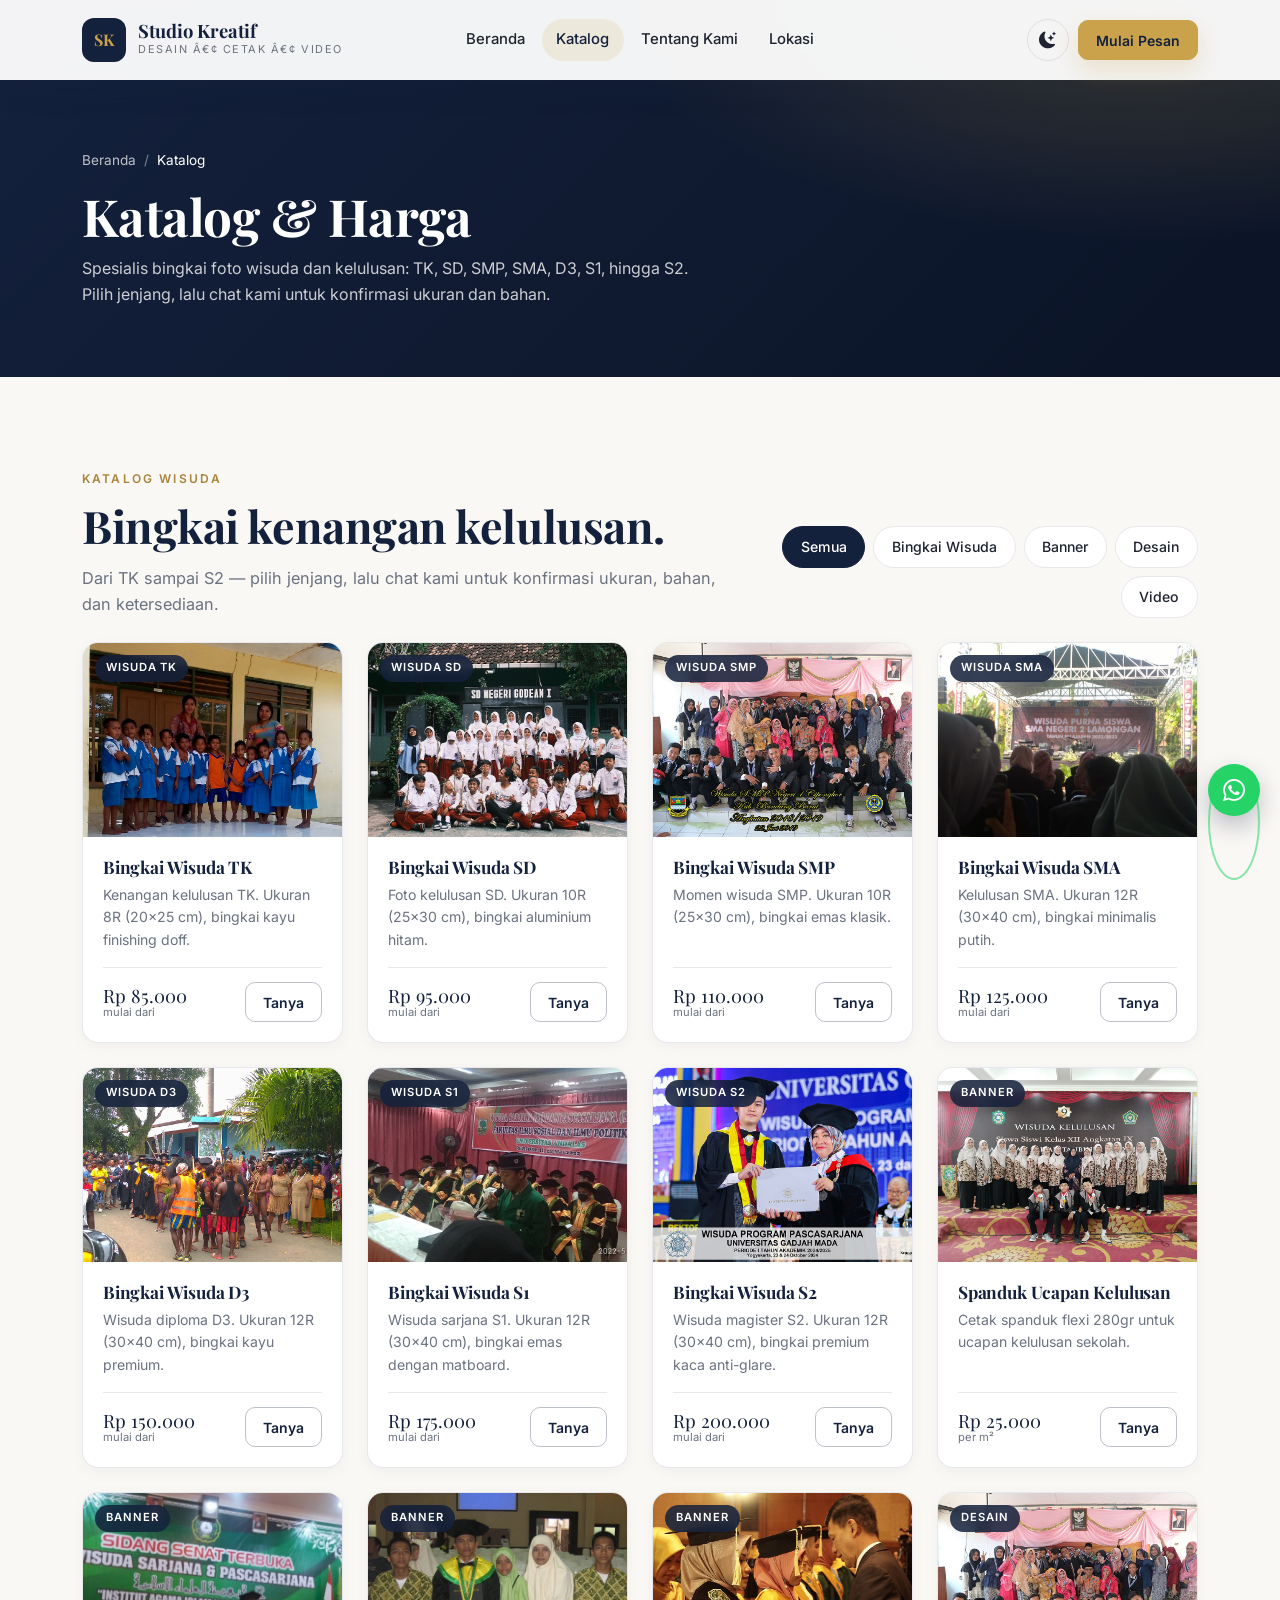
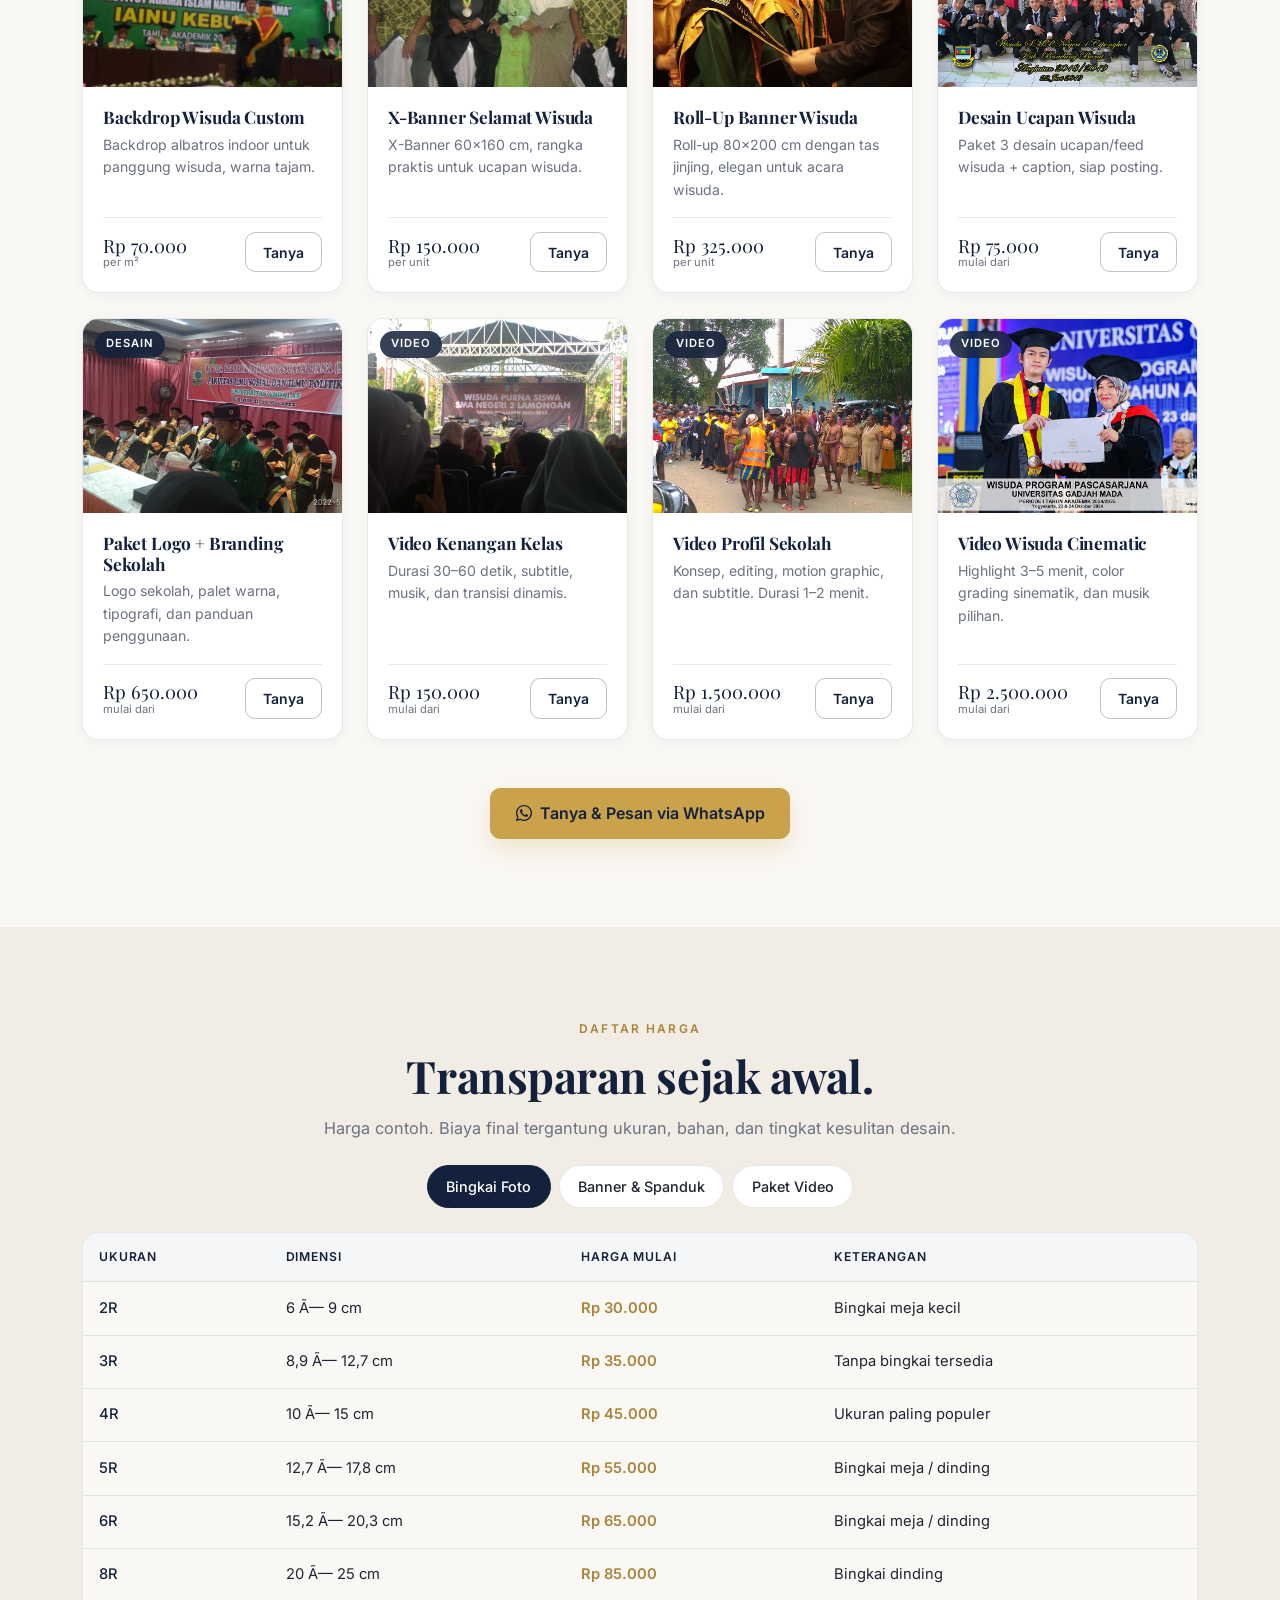
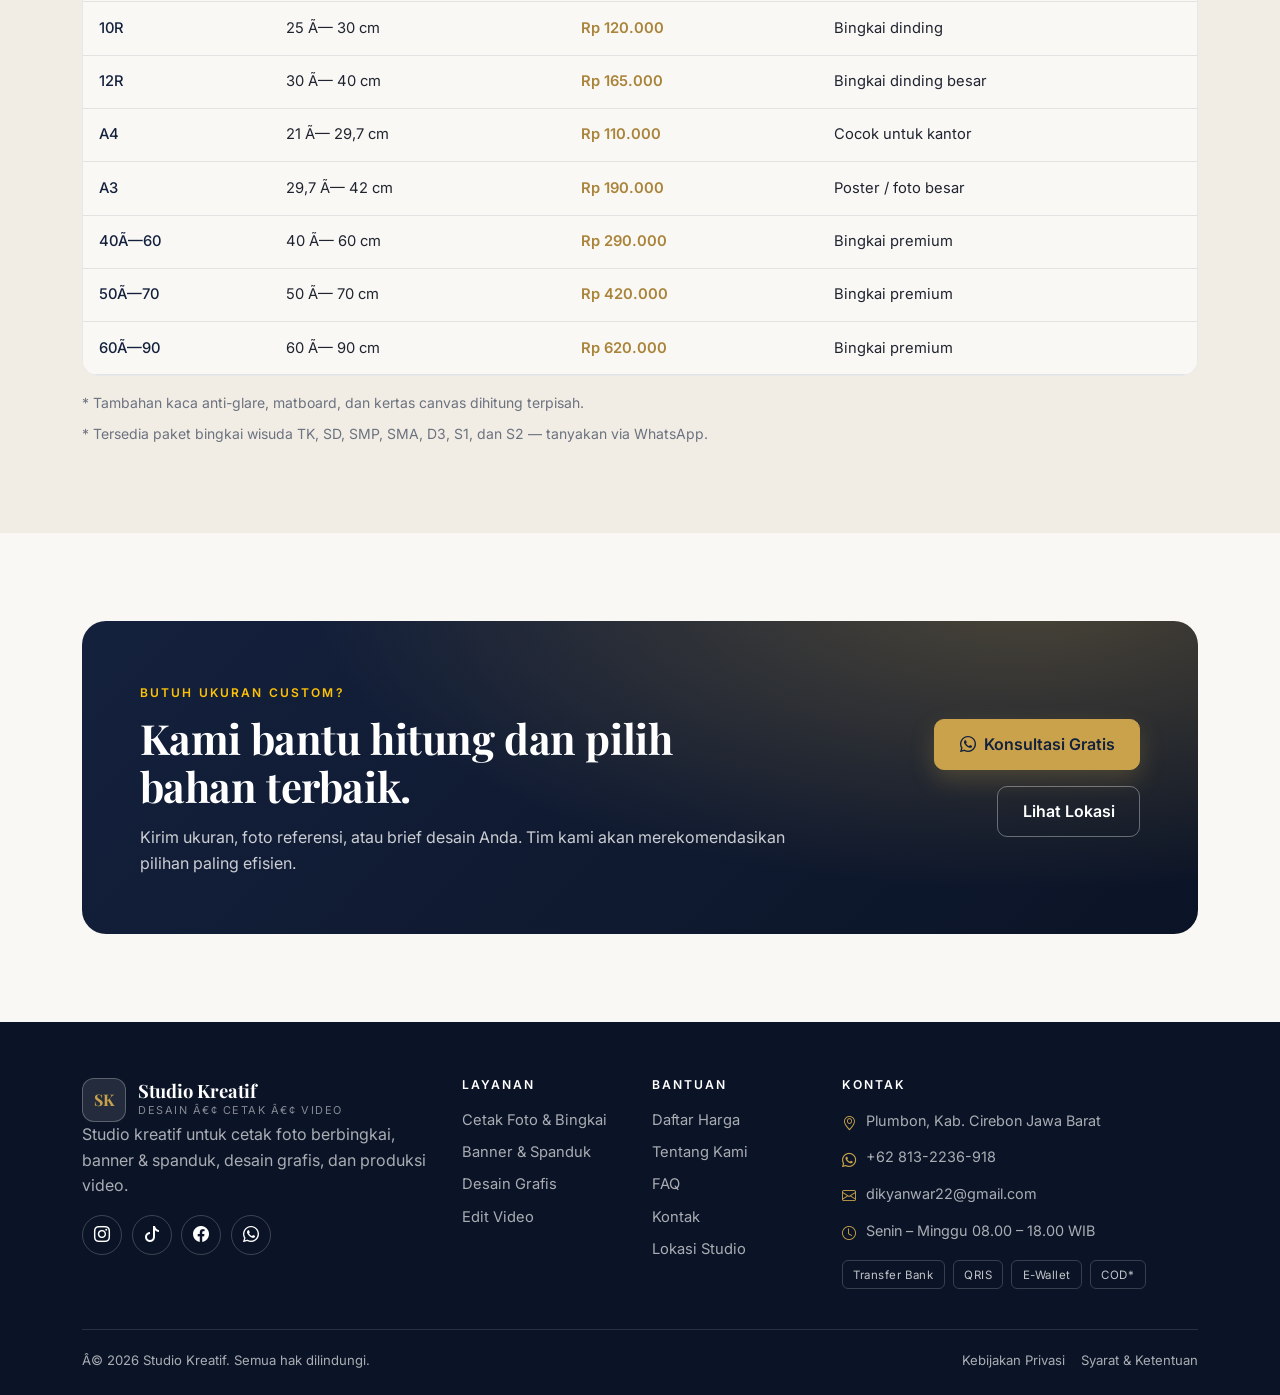
<file: katalog.html>
﻿<!DOCTYPE html>
<html lang="id">
  <head>
    <meta charset="utf-8" />
    <meta name="viewport" content="width=device-width, initial-scale=1" />
    <title>Katalog &amp; Harga â€” Studio Kreatif</title>
    <meta
      name="description"
      content="Katalog Studio Kreatif: bingkai foto wisuda TK, SD, SMP, SMA, D3, S1, dan S2, banner & spanduk, desain grafis, dan paket video beserta daftar harga."
    />
    <meta name="theme-color" content="#14213D" />

    <link rel="preconnect" href="https://fonts.googleapis.com" />
    <link rel="preconnect" href="https://fonts.gstatic.com" crossorigin />
    <link
      href="https://fonts.googleapis.com/css2?family=Inter:wght@400;500;600;700&family=Playfair+Display:wght@600;700&display=swap"
      rel="stylesheet"
    />
    <link
      href="https://cdn.jsdelivr.net/npm/bootstrap@5.3.3/dist/css/bootstrap.min.css"
      rel="stylesheet"
    />
    <link
      href="https://cdn.jsdelivr.net/npm/bootstrap-icons@1.11.3/font/bootstrap-icons.min.css"
      rel="stylesheet"
    />
    <link href="assets/css/variables.css" rel="stylesheet" />
    <link href="assets/css/style.css" rel="stylesheet" />
    <link
      rel="icon"
      href="data:image/svg+xml,%3Csvg xmlns='http://www.w3.org/2000/svg' viewBox='0 0 64 64'%3E%3Crect width='64' height='64' rx='14' fill='%2314213D'/%3E%3Ctext x='32' y='42' font-family='Georgia,serif' font-size='26' fill='%23C9A24B' text-anchor='middle'%3ESK%3C/text%3E%3C/svg%3E"
    />
    <script>
      (function () {
        try {
          var t = localStorage.getItem("sk-theme");
          if (t) document.documentElement.setAttribute("data-theme", t);
          document.documentElement.classList.add("js");
        } catch (e) {
          document.documentElement.classList.add("js");
        }
      })();
    </script>
  </head>

  <body class="page-catalog">
    <a class="visually-hidden-focusable" href="#main">Lewati ke konten utama</a>

    <!-- ================= HEADER ================= -->
    <header class="site-header is-solid" id="siteHeader">
      <div class="container">
        <div class="header-inner">
          <a class="brand" href="index.html" aria-label="Beranda Studio Kreatif">
            <span class="brand-mark" aria-hidden="true">SK</span>
            <span class="brand-text">
              <strong data-brand>Studio Kreatif</strong>
              <small>Desain â€¢ Cetak â€¢ Video</small>
            </span>
          </a>

          <ul class="nav-menu d-none d-lg-flex">
            <li><a href="index.html">Beranda</a></li>
            <li><a class="is-active" href="katalog.html">Katalog</a></li>
            <li><a href="tentang-kami.html">Tentang Kami</a></li>
            <li><a href="lokasi.html">Lokasi</a></li>
          </ul>

          <div class="header-actions">
            <button
              class="icon-btn theme-toggle"
              id="themeToggle"
              type="button"
              aria-label="Aktifkan mode gelap"
              title="Ganti tema"
            >
              <i class="bi bi-moon-stars-fill" aria-hidden="true"></i>
              <i class="bi bi-sun-fill" aria-hidden="true"></i>
            </button>
            <a class="btn btn-gold btn-sm d-none d-sm-inline-flex" href="#" data-wa>
              Mulai Pesan
            </a>
            <button
              class="menu-toggle d-lg-none"
              type="button"
              data-bs-toggle="offcanvas"
              data-bs-target="#mobileMenu"
              aria-controls="mobileMenu"
              aria-label="Buka menu"
            >
              <i class="bi bi-list" aria-hidden="true"></i>
            </button>
          </div>
        </div>
      </div>
    </header>

    <!-- ================= OFFCANVAS ================= -->
    <div
      class="offcanvas offcanvas-end"
      tabindex="-1"
      id="mobileMenu"
      aria-labelledby="mobileMenuLabel"
    >
      <div class="offcanvas-header">
        <span class="brand" id="mobileMenuLabel">
          <span class="brand-mark" aria-hidden="true">SK</span>
          <span class="brand-text">
            <strong data-brand>Studio Kreatif</strong>
            <small>Desain â€¢ Cetak â€¢ Video</small>
          </span>
        </span>
        <button
          type="button"
          class="btn-close"
          data-bs-dismiss="offcanvas"
          aria-label="Tutup menu"
        ></button>
      </div>
      <div class="offcanvas-body d-flex flex-column">
        <nav class="nav flex-column mb-4">
          <a class="nav-link" href="index.html">Beranda</a>
          <a class="nav-link is-active" href="katalog.html">Katalog</a>
          <a class="nav-link" href="tentang-kami.html">Tentang Kami</a>
          <a class="nav-link" href="lokasi.html">Lokasi</a>
        </nav>
        <a class="btn btn-gold w-100 mb-3" href="#" data-wa>Mulai Pesan</a>
        <a class="btn btn-outline-navy w-100" href="#" data-wa>Chat WhatsApp</a>
        <div class="offcanvas-contact mt-4">
          <div class="mb-2"><i class="bi bi-geo-alt text-gold me-2"></i><span data-address>Alamat studio</span></div>
          <div class="mb-2"><i class="bi bi-telephone text-gold me-2"></i><span data-phone>Nomor WhatsApp</span></div>
          <div><i class="bi bi-envelope text-gold me-2"></i><a data-email href="#">email</a></div>
        </div>
      </div>
    </div>

    <main id="main">
      <!-- ================= PAGE HERO ================= -->
      <section class="page-hero">
        <div class="container">
          <nav aria-label="breadcrumb">
            <ol class="breadcrumb">
              <li class="breadcrumb-item"><a href="index.html">Beranda</a></li>
              <li class="breadcrumb-item active" aria-current="page">Katalog</li>
            </ol>
          </nav>
          <h1>Katalog &amp; Harga</h1>
          <p>
            Spesialis bingkai foto wisuda dan kelulusan: TK, SD, SMP, SMA, D3, S1,
            hingga S2. Pilih jenjang, lalu chat kami untuk konfirmasi ukuran dan bahan.
          </p>
        </div>
      </section>

      <!-- ================= KATALOG ================= -->
      <section class="section" id="katalog" aria-labelledby="katalogTitle">
        <div class="container">
          <div class="row align-items-end g-4 mb-4">
            <div class="col-lg-7 reveal">
              <span class="eyebrow">Katalog Wisuda</span>
              <h2 class="section-title" id="katalogTitle">Bingkai kenangan kelulusan.</h2>
              <p class="section-subtitle">
                Dari TK sampai S2 — pilih jenjang, lalu chat kami untuk konfirmasi
                ukuran, bahan, dan ketersediaan.
              </p>
            </div>
            <div class="col-lg-5 reveal">
              <div class="filter-bar justify-content-lg-end" role="group" aria-label="Filter kategori">
                <button class="filter-btn is-active" type="button" data-filter="all">Semua</button>
                <button class="filter-btn" type="button" data-filter="bingkai">Bingkai Wisuda</button>
                <button class="filter-btn" type="button" data-filter="banner">Banner</button>
                <button class="filter-btn" type="button" data-filter="desain">Desain</button>
                <button class="filter-btn" type="button" data-filter="video">Video</button>
              </div>
            </div>
          </div>

          <div class="row g-4">
            <!-- Bingkai Wisuda -->
            <!-- Sumber foto contoh (Wikimedia Commons, lisensi terbuka):
                 bingkai-tk.jpg  : Anak-anak PAUD TK Nggolonio Nagekeo NTT
                 bingkai-sd.jpg  : Siswa Kelas 6 SD Negeri Godean 1
                 bingkai-smp.jpg : Wisuda SMPN 1 Cipongkor
                 bingkai-sma.jpg : Wisuda Purna Siswa SMA N 2 Lamongan 2023
                 bingkai-d3.jpg  : Perayaan Wisuda Mahasiswa Universitas Papua
                 bingkai-s1.jpg  : Wisuda FISIP Unand Mei 2022
                 bingkai-s2.jpg  : Wisuda Pascasarjana
            -->
            <div class="col-12 col-sm-6 col-lg-4 col-xl-3 reveal" data-category="bingkai">
              <article class="product-card">
                <div class="product-media">
                  <span class="product-badge">Wisuda TK</span>
                  <img src="assets/img/wisuda/bingkai-tk.jpg" alt="Foto wisuda TK dalam bingkai kayu" width="640" height="480" loading="lazy" />
                </div>
                <div class="product-body">
                  <h3>Bingkai Wisuda TK</h3>
                  <p>Kenangan kelulusan TK. Ukuran 8R (20×25 cm), bingkai kayu finishing doff.</p>
                  <div class="product-foot">
                    <div class="product-price">Rp 85.000<small>mulai dari</small></div>
                    <a class="btn btn-outline-navy btn-sm" href="#" data-wa data-wa-text="Halo, saya ingin pesan Bingkai Wisuda TK 8R (20x25 cm).">Tanya</a>
                  </div>
                </div>
              </article>
            </div>

            <div class="col-12 col-sm-6 col-lg-4 col-xl-3 reveal" data-category="bingkai">
              <article class="product-card">
                <div class="product-media">
                  <span class="product-badge">Wisuda SD</span>
                  <img src="assets/img/wisuda/bingkai-sd.jpg" alt="Foto kelulusan siswa SD dalam bingkai" width="640" height="480" loading="lazy" />
                </div>
                <div class="product-body">
                  <h3>Bingkai Wisuda SD</h3>
                  <p>Foto kelulusan SD. Ukuran 10R (25×30 cm), bingkai aluminium hitam.</p>
                  <div class="product-foot">
                    <div class="product-price">Rp 95.000<small>mulai dari</small></div>
                    <a class="btn btn-outline-navy btn-sm" href="#" data-wa data-wa-text="Halo, saya ingin pesan Bingkai Wisuda SD 10R (25x30 cm).">Tanya</a>
                  </div>
                </div>
              </article>
            </div>

            <div class="col-12 col-sm-6 col-lg-4 col-xl-3 reveal" data-category="bingkai">
              <article class="product-card">
                <div class="product-media">
                  <span class="product-badge">Wisuda SMP</span>
                  <img src="assets/img/wisuda/bingkai-smp.jpg" alt="Foto wisuda SMP dalam bingkai" width="640" height="480" loading="lazy" />
                </div>
                <div class="product-body">
                  <h3>Bingkai Wisuda SMP</h3>
                  <p>Momen wisuda SMP. Ukuran 10R (25×30 cm), bingkai emas klasik.</p>
                  <div class="product-foot">
                    <div class="product-price">Rp 110.000<small>mulai dari</small></div>
                    <a class="btn btn-outline-navy btn-sm" href="#" data-wa data-wa-text="Halo, saya ingin pesan Bingkai Wisuda SMP 10R (25x30 cm).">Tanya</a>
                  </div>
                </div>
              </article>
            </div>

            <div class="col-12 col-sm-6 col-lg-4 col-xl-3 reveal" data-category="bingkai">
              <article class="product-card">
                <div class="product-media">
                  <span class="product-badge">Wisuda SMA</span>
                  <img src="assets/img/wisuda/bingkai-sma.jpg" alt="Foto wisuda SMA dalam bingkai" width="640" height="480" loading="lazy" />
                </div>
                <div class="product-body">
                  <h3>Bingkai Wisuda SMA</h3>
                  <p>Kelulusan SMA. Ukuran 12R (30×40 cm), bingkai minimalis putih.</p>
                  <div class="product-foot">
                    <div class="product-price">Rp 125.000<small>mulai dari</small></div>
                    <a class="btn btn-outline-navy btn-sm" href="#" data-wa data-wa-text="Halo, saya ingin pesan Bingkai Wisuda SMA 12R (30x40 cm).">Tanya</a>
                  </div>
                </div>
              </article>
            </div>

            <div class="col-12 col-sm-6 col-lg-4 col-xl-3 reveal" data-category="bingkai">
              <article class="product-card">
                <div class="product-media">
                  <span class="product-badge">Wisuda D3</span>
                  <img src="assets/img/wisuda/bingkai-d3.jpg" alt="Foto wisuda D3 dalam bingkai" width="640" height="480" loading="lazy" />
                </div>
                <div class="product-body">
                  <h3>Bingkai Wisuda D3</h3>
                  <p>Wisuda diploma D3. Ukuran 12R (30×40 cm), bingkai kayu premium.</p>
                  <div class="product-foot">
                    <div class="product-price">Rp 150.000<small>mulai dari</small></div>
                    <a class="btn btn-outline-navy btn-sm" href="#" data-wa data-wa-text="Halo, saya ingin pesan Bingkai Wisuda D3 12R (30x40 cm).">Tanya</a>
                  </div>
                </div>
              </article>
            </div>

            <div class="col-12 col-sm-6 col-lg-4 col-xl-3 reveal" data-category="bingkai">
              <article class="product-card">
                <div class="product-media">
                  <span class="product-badge">Wisuda S1</span>
                  <img src="assets/img/wisuda/bingkai-s1.jpg" alt="Foto wisuda S1 dalam bingkai" width="640" height="480" loading="lazy" />
                </div>
                <div class="product-body">
                  <h3>Bingkai Wisuda S1</h3>
                  <p>Wisuda sarjana S1. Ukuran 12R (30×40 cm), bingkai emas dengan matboard.</p>
                  <div class="product-foot">
                    <div class="product-price">Rp 175.000<small>mulai dari</small></div>
                    <a class="btn btn-outline-navy btn-sm" href="#" data-wa data-wa-text="Halo, saya ingin pesan Bingkai Wisuda S1 12R (30x40 cm).">Tanya</a>
                  </div>
                </div>
              </article>
            </div>

            <div class="col-12 col-sm-6 col-lg-4 col-xl-3 reveal" data-category="bingkai">
              <article class="product-card">
                <div class="product-media">
                  <span class="product-badge">Wisuda S2</span>
                  <img src="assets/img/wisuda/bingkai-s2.jpg" alt="Foto wisuda S2 dalam bingkai" width="640" height="480" loading="lazy" />
                </div>
                <div class="product-body">
                  <h3>Bingkai Wisuda S2</h3>
                  <p>Wisuda magister S2. Ukuran 12R (30×40 cm), bingkai premium kaca anti-glare.</p>
                  <div class="product-foot">
                    <div class="product-price">Rp 200.000<small>mulai dari</small></div>
                    <a class="btn btn-outline-navy btn-sm" href="#" data-wa data-wa-text="Halo, saya ingin pesan Bingkai Wisuda S2 12R (30x40 cm).">Tanya</a>
                  </div>
                </div>
              </article>
            </div>

            <!-- Banner -->
            <div class="col-12 col-sm-6 col-lg-4 col-xl-3 reveal" data-category="banner">
              <article class="product-card">
                <div class="product-media">
                  <span class="product-badge">Banner</span>
                  <img src="assets/img/wisuda/spanduk-wisuda.jpg" alt="Spanduk ucapan kelulusan siswa" width="640" height="480" loading="lazy" />
                </div>
                <div class="product-body">
                  <h3>Spanduk Ucapan Kelulusan</h3>
                  <p>Cetak spanduk flexi 280gr untuk ucapan kelulusan sekolah.</p>
                  <div class="product-foot">
                    <div class="product-price">Rp 25.000<small>per m²</small></div>
                    <a class="btn btn-outline-navy btn-sm" href="#" data-wa data-wa-text="Halo, saya ingin pesan Spanduk Ucapan Kelulusan. Mohon info ukuran dan harga.">Tanya</a>
                  </div>
                </div>
              </article>
            </div>

            <div class="col-12 col-sm-6 col-lg-4 col-xl-3 reveal" data-category="banner">
              <article class="product-card">
                <div class="product-media">
                  <span class="product-badge">Banner</span>
                  <img src="assets/img/wisuda/banner-wisuda.jpg" alt="Backdrop wisuda dengan foto mahasiswa" width="640" height="480" loading="lazy" />
                </div>
                <div class="product-body">
                  <h3>Backdrop Wisuda Custom</h3>
                  <p>Backdrop albatros indoor untuk panggung wisuda, warna tajam.</p>
                  <div class="product-foot">
                    <div class="product-price">Rp 70.000<small>per m²</small></div>
                    <a class="btn btn-outline-navy btn-sm" href="#" data-wa data-wa-text="Halo, saya ingin pesan Backdrop Wisuda Custom. Mohon info ukuran dan harga.">Tanya</a>
                  </div>
                </div>
              </article>
            </div>

            <div class="col-12 col-sm-6 col-lg-4 col-xl-3 reveal" data-category="banner">
              <article class="product-card">
                <div class="product-media">
                  <span class="product-badge">Banner</span>
                  <img src="assets/img/wisuda/xbanner-wisuda.jpg" alt="X-Banner selamat wisuda" width="640" height="480" loading="lazy" />
                </div>
                <div class="product-body">
                  <h3>X-Banner Selamat Wisuda</h3>
                  <p>X-Banner 60×160 cm, rangka praktis untuk ucapan wisuda.</p>
                  <div class="product-foot">
                    <div class="product-price">Rp 150.000<small>per unit</small></div>
                    <a class="btn btn-outline-navy btn-sm" href="#" data-wa data-wa-text="Halo, saya ingin pesan X-Banner Selamat Wisuda 60x160 cm.">Tanya</a>
                  </div>
                </div>
              </article>
            </div>

            <div class="col-12 col-sm-6 col-lg-4 col-xl-3 reveal" data-category="banner">
              <article class="product-card">
                <div class="product-media">
                  <span class="product-badge">Banner</span>
                  <img src="assets/img/wisuda/rollup-wisuda.jpg" alt="Roll-up banner wisuda" width="640" height="480" loading="lazy" />
                </div>
                <div class="product-body">
                  <h3>Roll-Up Banner Wisuda</h3>
                  <p>Roll-up 80×200 cm dengan tas jinjing, elegan untuk acara wisuda.</p>
                  <div class="product-foot">
                    <div class="product-price">Rp 325.000<small>per unit</small></div>
                    <a class="btn btn-outline-navy btn-sm" href="#" data-wa data-wa-text="Halo, saya ingin pesan Roll-Up Banner Wisuda 80x200 cm.">Tanya</a>
                  </div>
                </div>
              </article>
            </div>

            <!-- Desain -->
            <div class="col-12 col-sm-6 col-lg-4 col-xl-3 reveal" data-category="desain">
              <article class="product-card">
                <div class="product-media">
                  <span class="product-badge">Desain</span>
                  <img src="assets/img/wisuda/bingkai-smp.jpg" alt="Desain ucapan wisuda siswa" width="640" height="480" loading="lazy" />
                </div>
                <div class="product-body">
                  <h3>Desain Ucapan Wisuda</h3>
                  <p>Paket 3 desain ucapan/feed wisuda + caption, siap posting.</p>
                  <div class="product-foot">
                    <div class="product-price">Rp 75.000<small>mulai dari</small></div>
                    <a class="btn btn-outline-navy btn-sm" href="#" data-wa data-wa-text="Halo, saya ingin pesan Desain Ucapan Wisuda (paket 3 desain).">Tanya</a>
                  </div>
                </div>
              </article>
            </div>

            <div class="col-12 col-sm-6 col-lg-4 col-xl-3 reveal" data-category="desain">
              <article class="product-card">
                <div class="product-media">
                  <span class="product-badge">Desain</span>
                  <img src="assets/img/wisuda/bingkai-s1.jpg" alt="Desain logo dan branding sekolah" width="640" height="480" loading="lazy" />
                </div>
                <div class="product-body">
                  <h3>Paket Logo + Branding Sekolah</h3>
                  <p>Logo sekolah, palet warna, tipografi, dan panduan penggunaan.</p>
                  <div class="product-foot">
                    <div class="product-price">Rp 650.000<small>mulai dari</small></div>
                    <a class="btn btn-outline-navy btn-sm" href="#" data-wa data-wa-text="Halo, saya ingin pesan Paket Logo + Branding Sekolah.">Tanya</a>
                  </div>
                </div>
              </article>
            </div>

            <!-- Video -->
            <div class="col-12 col-sm-6 col-lg-4 col-xl-3 reveal" data-category="video">
              <article class="product-card">
                <div class="product-media">
                  <span class="product-badge">Video</span>
                  <img src="assets/img/wisuda/bingkai-sma.jpg" alt="Video kenangan kelas siswa" width="640" height="480" loading="lazy" />
                </div>
                <div class="product-body">
                  <h3>Video Kenangan Kelas</h3>
                  <p>Durasi 30–60 detik, subtitle, musik, dan transisi dinamis.</p>
                  <div class="product-foot">
                    <div class="product-price">Rp 150.000<small>mulai dari</small></div>
                    <a class="btn btn-outline-navy btn-sm" href="#" data-wa data-wa-text="Halo, saya ingin pesan Video Kenangan Kelas.">Tanya</a>
                  </div>
                </div>
              </article>
            </div>

            <div class="col-12 col-sm-6 col-lg-4 col-xl-3 reveal" data-category="video">
              <article class="product-card">
                <div class="product-media">
                  <span class="product-badge">Video</span>
                  <img src="assets/img/wisuda/bingkai-d3.jpg" alt="Video profil sekolah" width="640" height="480" loading="lazy" />
                </div>
                <div class="product-body">
                  <h3>Video Profil Sekolah</h3>
                  <p>Konsep, editing, motion graphic, dan subtitle. Durasi 1–2 menit.</p>
                  <div class="product-foot">
                    <div class="product-price">Rp 1.500.000<small>mulai dari</small></div>
                    <a class="btn btn-outline-navy btn-sm" href="#" data-wa data-wa-text="Halo, saya ingin pesan Video Profil Sekolah.">Tanya</a>
                  </div>
                </div>
              </article>
            </div>

            <div class="col-12 col-sm-6 col-lg-4 col-xl-3 reveal" data-category="video">
              <article class="product-card">
                <div class="product-media">
                  <span class="product-badge">Video</span>
                  <img src="assets/img/wisuda/bingkai-s2.jpg" alt="Video wisuda cinematic" width="640" height="480" loading="lazy" />
                </div>
                <div class="product-body">
                  <h3>Video Wisuda Cinematic</h3>
                  <p>Highlight 3–5 menit, color grading sinematik, dan musik pilihan.</p>
                  <div class="product-foot">
                    <div class="product-price">Rp 2.500.000<small>mulai dari</small></div>
                    <a class="btn btn-outline-navy btn-sm" href="#" data-wa data-wa-text="Halo, saya ingin pesan Video Wisuda Cinematic.">Tanya</a>
                  </div>
                </div>
              </article>
            </div>
          </div>

          <div class="text-center mt-5 reveal">
            <a class="btn btn-gold" href="#" data-wa>
              <i class="bi bi-whatsapp me-2" aria-hidden="true"></i>Tanya &amp; Pesan via WhatsApp
            </a>
          </div>
        </div>
      </section>

      <!-- ================= HARGA ================= -->
      <section class="section section-alt" id="harga" aria-labelledby="hargaTitle">
        <div class="container">
          <div class="section-head mx-auto text-center mb-4 reveal">
            <span class="eyebrow">Daftar Harga</span>
            <h2 class="section-title" id="hargaTitle">Transparan sejak awal.</h2>
            <p class="section-subtitle">
              Harga contoh. Biaya final tergantung ukuran, bahan, dan tingkat
              kesulitan desain.
            </p>
          </div>

          <ul class="nav nav-pills nav-pills-sk justify-content-center mb-4 reveal" role="tablist">
            <li class="nav-item" role="presentation">
              <button class="nav-link active" id="tab-bingkai" data-bs-toggle="pill" data-bs-target="#pane-bingkai" type="button" role="tab" aria-controls="pane-bingkai" aria-selected="true">
                Bingkai Foto
              </button>
            </li>
            <li class="nav-item" role="presentation">
              <button class="nav-link" id="tab-banner" data-bs-toggle="pill" data-bs-target="#pane-banner" type="button" role="tab" aria-controls="pane-banner" aria-selected="false">
                Banner &amp; Spanduk
              </button>
            </li>
            <li class="nav-item" role="presentation">
              <button class="nav-link" id="tab-video" data-bs-toggle="pill" data-bs-target="#pane-video" type="button" role="tab" aria-controls="pane-video" aria-selected="false">
                Paket Video
              </button>
            </li>
          </ul>

          <div class="tab-content reveal">
            <div class="tab-pane fade show active" id="pane-bingkai" role="tabpanel" aria-labelledby="tab-bingkai" tabindex="0">
              <div class="pricing-table">
                <div class="table-responsive">
                  <table class="table table-sk align-middle mb-0">
                    <thead>
                      <tr>
                        <th scope="col">Ukuran</th>
                        <th scope="col">Dimensi</th>
                        <th scope="col">Harga mulai</th>
                        <th scope="col">Keterangan</th>
                      </tr>
                    </thead>
                    <tbody>
                      <tr><td>2R</td><td>6 Ã— 9 cm</td><td class="price-cell">Rp 30.000</td><td>Bingkai meja kecil</td></tr>
                      <tr><td>3R</td><td>8,9 Ã— 12,7 cm</td><td class="price-cell">Rp 35.000</td><td>Tanpa bingkai tersedia</td></tr>
                      <tr><td>4R</td><td>10 Ã— 15 cm</td><td class="price-cell">Rp 45.000</td><td>Ukuran paling populer</td></tr>
                      <tr><td>5R</td><td>12,7 Ã— 17,8 cm</td><td class="price-cell">Rp 55.000</td><td>Bingkai meja / dinding</td></tr>
                      <tr><td>6R</td><td>15,2 Ã— 20,3 cm</td><td class="price-cell">Rp 65.000</td><td>Bingkai meja / dinding</td></tr>
                      <tr><td>8R</td><td>20 Ã— 25 cm</td><td class="price-cell">Rp 85.000</td><td>Bingkai dinding</td></tr>
                      <tr><td>10R</td><td>25 Ã— 30 cm</td><td class="price-cell">Rp 120.000</td><td>Bingkai dinding</td></tr>
                      <tr><td>12R</td><td>30 Ã— 40 cm</td><td class="price-cell">Rp 165.000</td><td>Bingkai dinding besar</td></tr>
                      <tr><td>A4</td><td>21 Ã— 29,7 cm</td><td class="price-cell">Rp 110.000</td><td>Cocok untuk kantor</td></tr>
                      <tr><td>A3</td><td>29,7 Ã— 42 cm</td><td class="price-cell">Rp 190.000</td><td>Poster / foto besar</td></tr>
                      <tr><td>40Ã—60</td><td>40 Ã— 60 cm</td><td class="price-cell">Rp 290.000</td><td>Bingkai premium</td></tr>
                      <tr><td>50Ã—70</td><td>50 Ã— 70 cm</td><td class="price-cell">Rp 420.000</td><td>Bingkai premium</td></tr>
                      <tr><td>60Ã—90</td><td>60 Ã— 90 cm</td><td class="price-cell">Rp 620.000</td><td>Bingkai premium</td></tr>
                    </tbody>
                  </table>
                </div>
              </div>
              <p class="small text-muted-2 mt-3 mb-0">
                * Tambahan kaca anti-glare, matboard, dan kertas canvas dihitung terpisah.
              </p>
              <p class="small text-muted-2 mt-2 mb-0">
                * Tersedia paket bingkai wisuda TK, SD, SMP, SMA, D3, S1, dan S2 — tanyakan via WhatsApp.
              </p>
            </div>

            <div class="tab-pane fade" id="pane-banner" role="tabpanel" aria-labelledby="tab-banner" tabindex="0">
              <div class="pricing-table">
                <div class="table-responsive">
                  <table class="table table-sk align-middle mb-0">
                    <thead>
                      <tr>
                        <th scope="col">Bahan / Layanan</th>
                        <th scope="col">Satuan</th>
                        <th scope="col">Harga</th>
                        <th scope="col">Keterangan</th>
                      </tr>
                    </thead>
                    <tbody>
                      <tr><td>Flexi 280gr</td><td>per mÂ²</td><td class="price-cell">Rp 25.000</td><td>Outdoor jangka pendek</td></tr>
                      <tr><td>Flexi 340gr</td><td>per mÂ²</td><td class="price-cell">Rp 35.000</td><td>Lebih tebal &amp; kuat</td></tr>
                      <tr><td>Flexi 440gr</td><td>per mÂ²</td><td class="price-cell">Rp 45.000</td><td>Premium outdoor</td></tr>
                      <tr><td>Albatros Indoor</td><td>per mÂ²</td><td class="price-cell">Rp 70.000</td><td>Warna tajam, indoor</td></tr>
                      <tr><td>Vinyl</td><td>per mÂ²</td><td class="price-cell">Rp 90.000</td><td>Stiker vinyl premium</td></tr>
                      <tr><td>Finishing mata ayam</td><td>per titik</td><td class="price-cell">Rp 5.000</td><td>Ring logam</td></tr>
                      <tr><td>Finishing lipat jahit</td><td>per meter</td><td class="price-cell">Rp 10.000</td><td>Penguat tepi</td></tr>
                      <tr><td>X-Banner 60Ã—160</td><td>per unit</td><td class="price-cell">Rp 150.000</td><td>Termasuk rangka</td></tr>
                      <tr><td>Roll-Up 80Ã—200</td><td>per unit</td><td class="price-cell">Rp 325.000</td><td>Termasuk tas jinjing</td></tr>
                    </tbody>
                  </table>
                </div>
              </div>
              <p class="small text-muted-2 mt-3 mb-0">
                * Rumus: (Panjang Ã— Lebar Ã— harga per mÂ² Ã— qty) + biaya finishing.
              </p>
            </div>

            <div class="tab-pane fade" id="pane-video" role="tabpanel" aria-labelledby="tab-video" tabindex="0">
              <div class="pricing-table">
                <div class="table-responsive">
                  <table class="table table-sk align-middle mb-0">
                    <thead>
                      <tr>
                        <th scope="col">Fitur</th>
                        <th scope="col">Basic</th>
                        <th scope="col">Standard</th>
                        <th scope="col">Premium</th>
                      </tr>
                    </thead>
                    <tbody>
                      <tr><td>Harga</td><td class="price-cell">Rp 350.000</td><td class="price-cell">Rp 850.000</td><td class="price-cell">Rp 2.500.000</td></tr>
                      <tr><td>Durasi</td><td>â‰¤ 30 detik</td><td>â‰¤ 90 detik</td><td>â‰¤ 5 menit</td></tr>
                      <tr><td>Jumlah revisi</td><td>1Ã—</td><td>2Ã—</td><td>3Ã—</td></tr>
                      <tr><td>Resolusi</td><td>1080p</td><td>1080p</td><td>4K</td></tr>
                      <tr><td>Musik &amp; subtitle</td><td>Termasuk</td><td>Termasuk</td><td>Termasuk</td></tr>
                      <tr><td>Motion graphic</td><td>â€”</td><td>Sederhana</td><td>Custom</td></tr>
                      <tr><td>Waktu pengerjaan</td><td>2â€“3 hari</td><td>3â€“5 hari</td><td>7â€“10 hari</td></tr>
                    </tbody>
                  </table>
                </div>
              </div>
              <p class="small text-muted-2 mt-3 mb-0">
                * Harga belum termasuk shooting. Silakan konsultasikan kebutuhan Anda.
              </p>
            </div>
          </div>
        </div>
      </section>

      <!-- ================= CTA ================= -->
      <section class="section" aria-labelledby="ctaKatalogTitle">
        <div class="container">
          <div class="cta-band reveal">
            <div class="row align-items-center g-4">
              <div class="col-lg-8">
                <span class="eyebrow text-warning">Butuh ukuran custom?</span>
                <h2 id="ctaKatalogTitle">Kami bantu hitung dan pilih bahan terbaik.</h2>
                <p class="mt-3">
                  Kirim ukuran, foto referensi, atau brief desain Anda. Tim kami akan
                  merekomendasikan pilihan paling efisien.
                </p>
              </div>
              <div class="col-lg-4">
                <div class="d-flex flex-wrap gap-3 justify-content-lg-end">
                  <a class="btn btn-gold" href="#" data-wa>
                    <i class="bi bi-whatsapp me-2" aria-hidden="true"></i>Konsultasi Gratis
                  </a>
                  <a class="btn btn-ghost-light" href="lokasi.html">Lihat Lokasi</a>
                </div>
              </div>
            </div>
          </div>
        </div>
      </section>
    </main>

    <!-- ================= FOOTER ================= -->
    <footer class="site-footer">
      <div class="container">
        <div class="row g-4">
          <div class="col-lg-4">
            <a class="brand footer-brand" href="index.html">
              <span class="brand-mark" aria-hidden="true">SK</span>
              <span class="brand-text">
                <strong data-brand>Studio Kreatif</strong>
                <small>Desain â€¢ Cetak â€¢ Video</small>
              </span>
            </a>
            <p>
              Studio kreatif untuk cetak foto berbingkai, banner &amp; spanduk,
              desain grafis, dan produksi video.
            </p>
            <div class="social-links">
              <a href="#" data-social="instagram" aria-label="Instagram"><i class="bi bi-instagram" aria-hidden="true"></i></a>
              <a href="#" data-social="tiktok" aria-label="TikTok"><i class="bi bi-tiktok" aria-hidden="true"></i></a>
              <a href="#" data-social="facebook" aria-label="Facebook"><i class="bi bi-facebook" aria-hidden="true"></i></a>
              <a href="#" data-wa aria-label="WhatsApp"><i class="bi bi-whatsapp" aria-hidden="true"></i></a>
            </div>
          </div>

          <div class="col-6 col-lg-2">
            <h3>Layanan</h3>
            <ul class="footer-links">
              <li><a href="katalog.html?kategori=bingkai">Cetak Foto &amp; Bingkai</a></li>
              <li><a href="katalog.html?kategori=banner">Banner &amp; Spanduk</a></li>
              <li><a href="katalog.html?kategori=desain">Desain Grafis</a></li>
              <li><a href="katalog.html?kategori=video">Edit Video</a></li>
            </ul>
          </div>

          <div class="col-6 col-lg-2">
            <h3>Bantuan</h3>
            <ul class="footer-links">
              <li><a href="katalog.html#harga">Daftar Harga</a></li>
              <li><a href="tentang-kami.html">Tentang Kami</a></li>
              <li><a href="lokasi.html#faq">FAQ</a></li>
              <li><a href="lokasi.html#kontak">Kontak</a></li>
              <li><a href="lokasi.html">Lokasi Studio</a></li>
            </ul>
          </div>

          <div class="col-lg-4">
            <h3>Kontak</h3>
            <ul class="footer-contact">
              <li><i class="bi bi-geo-alt" aria-hidden="true"></i><span data-address>Alamat studio</span></li>
              <li><i class="bi bi-whatsapp" aria-hidden="true"></i><a href="#" data-wa><span data-phone>Nomor WhatsApp</span></a></li>
              <li><i class="bi bi-envelope" aria-hidden="true"></i><a data-email href="mailto:dikyanwar22@gmail.com">dikyanwar22@gmail.com</a></li>
              <li><i class="bi bi-clock" aria-hidden="true"></i><span>Senin – Minggu 08.00 – 18.00 WIB</span></li>
            </ul>
            <div class="pay-badges mt-3">
              <span>Transfer Bank</span>
              <span>QRIS</span>
              <span>E-Wallet</span>
              <span>COD*</span>
            </div>
          </div>
        </div>

        <div class="footer-bottom d-flex flex-wrap justify-content-between gap-2">
          <span>Â© <span data-year>2026</span> <span data-brand>Studio Kreatif</span>. Semua hak dilindungi.</span>
          <span class="d-flex gap-3">
            <a href="lokasi.html#faq">Kebijakan Privasi</a>
            <a href="lokasi.html#faq">Syarat &amp; Ketentuan</a>
          </span>
        </div>
      </div>
    </footer>

    <!-- ================= FLOATING ACTIONS ================= -->
    <div class="floating-actions" aria-label="Aksi cepat">
      <a class="fab fab-wa" href="#" data-wa aria-label="Chat WhatsApp" title="Chat WhatsApp">
        <i class="bi bi-whatsapp" aria-hidden="true"></i>
      </a>
      <button class="fab fab-top" id="scrollTop" type="button" aria-label="Kembali ke atas" title="Kembali ke atas">
        <i class="bi bi-arrow-up" aria-hidden="true"></i>
      </button>
    </div>

    <!-- ================= TOAST ================= -->
    <div class="toast-container position-fixed bottom-0 start-50 translate-middle-x p-3 mb-5">
      <div id="siteToast" class="toast align-items-center border-0" role="status" aria-live="polite" aria-atomic="true">
        <div class="d-flex">
          <div class="toast-body"></div>
          <button type="button" class="btn-close me-2 m-auto" data-bs-dismiss="toast" aria-label="Tutup"></button>
        </div>
      </div>
    </div>

    <script src="https://cdn.jsdelivr.net/npm/bootstrap@5.3.3/dist/js/bootstrap.bundle.min.js"></script>
    <script src="assets/js/config.js"></script>
    <script src="assets/js/main.js"></script>
  </body>
</html>
</file>
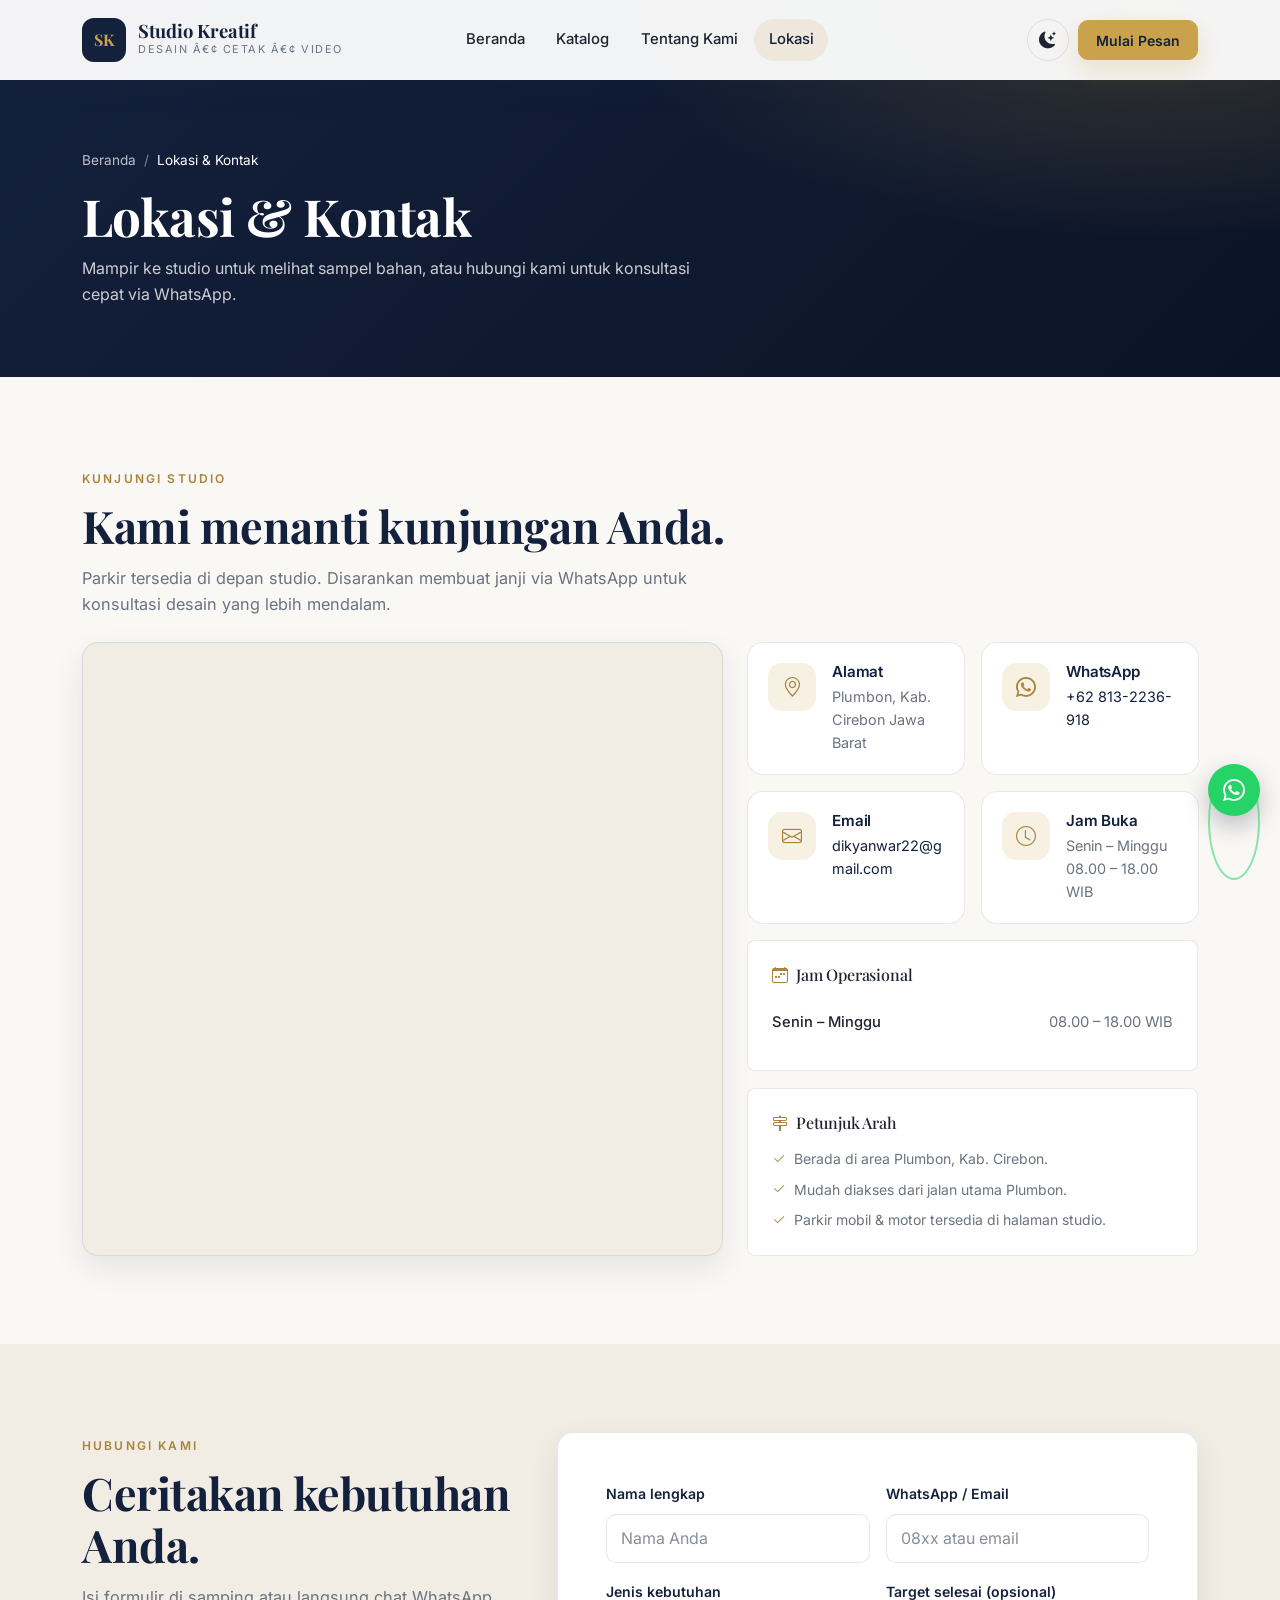
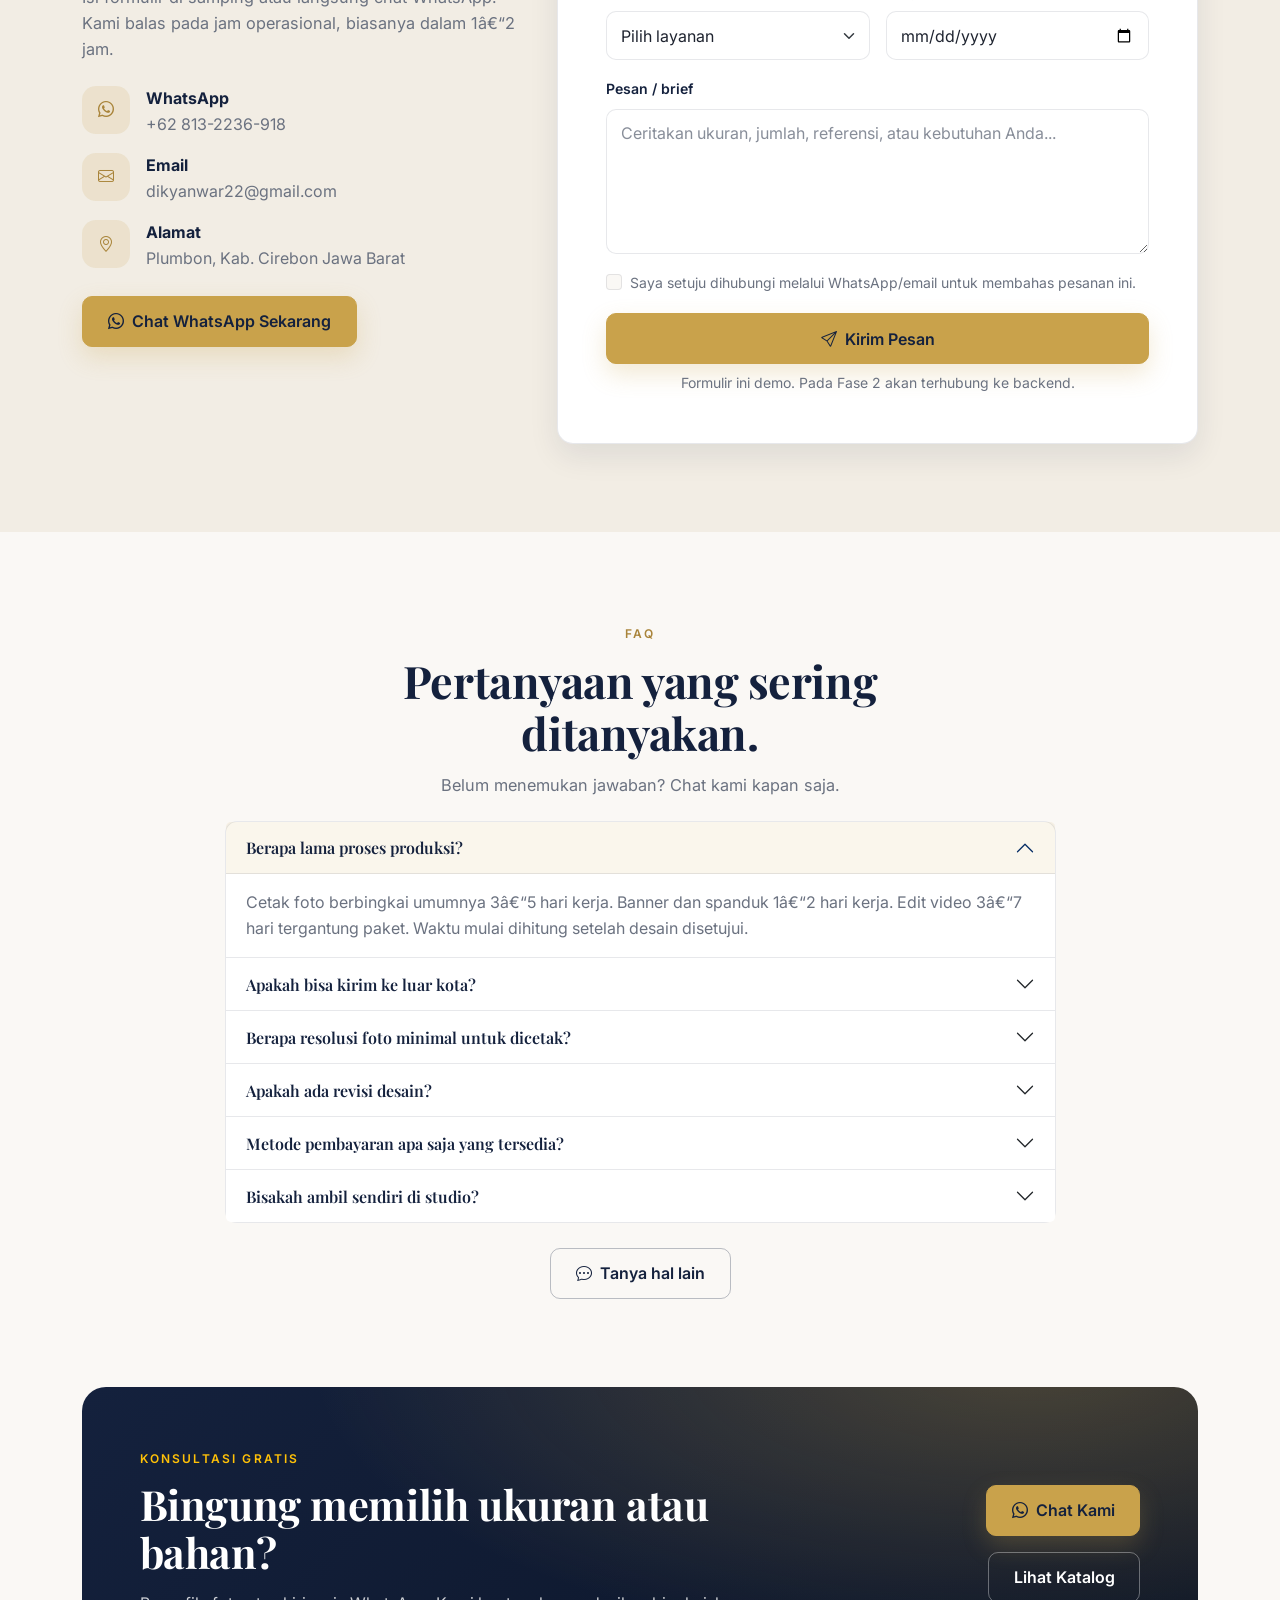
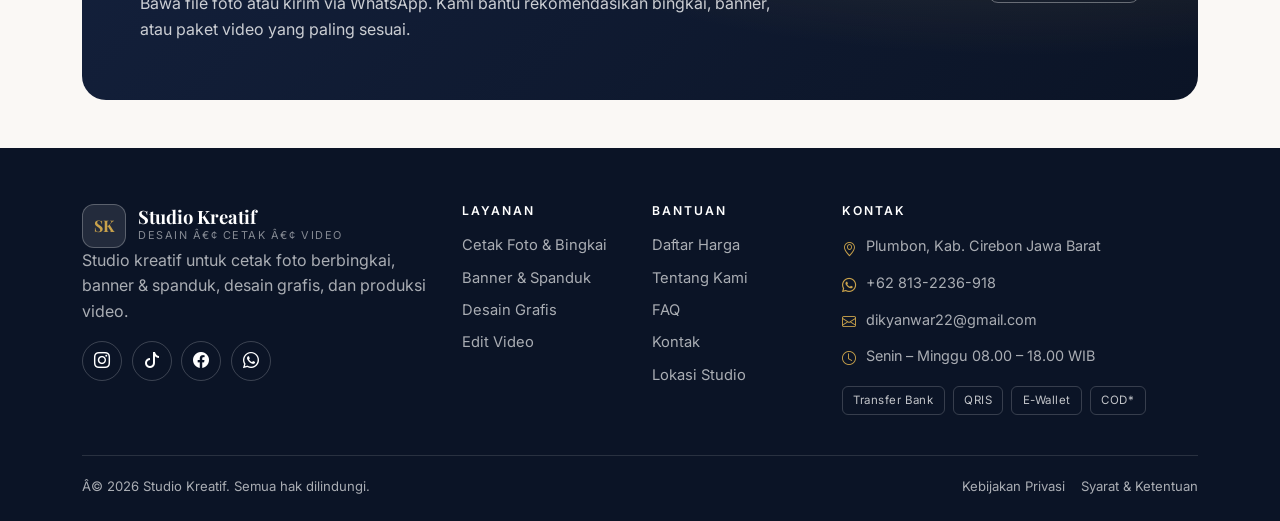
<file: lokasi.html>
﻿<!DOCTYPE html>
<html lang="id">
  <head>
    <meta charset="utf-8" />
    <meta name="viewport" content="width=device-width, initial-scale=1" />
    <title>Lokasi &amp; Kontak â€” Studio Kreatif</title>
    <meta
      name="description"
      content="Kunjungi Studio Kreatif: alamat, jam operasional, peta lokasi, WhatsApp, email, dan formulir kontak."
    />
    <meta name="theme-color" content="#14213D" />

    <link rel="preconnect" href="https://fonts.googleapis.com" />
    <link rel="preconnect" href="https://fonts.gstatic.com" crossorigin />
    <link
      href="https://fonts.googleapis.com/css2?family=Inter:wght@400;500;600;700&family=Playfair+Display:wght@600;700&display=swap"
      rel="stylesheet"
    />
    <link
      href="https://cdn.jsdelivr.net/npm/bootstrap@5.3.3/dist/css/bootstrap.min.css"
      rel="stylesheet"
    />
    <link
      href="https://cdn.jsdelivr.net/npm/bootstrap-icons@1.11.3/font/bootstrap-icons.min.css"
      rel="stylesheet"
    />
    <link href="assets/css/variables.css" rel="stylesheet" />
    <link href="assets/css/style.css" rel="stylesheet" />
    <link
      rel="icon"
      href="data:image/svg+xml,%3Csvg xmlns='http://www.w3.org/2000/svg' viewBox='0 0 64 64'%3E%3Crect width='64' height='64' rx='14' fill='%2314213D'/%3E%3Ctext x='32' y='42' font-family='Georgia,serif' font-size='26' fill='%23C9A24B' text-anchor='middle'%3ESK%3C/text%3E%3C/svg%3E"
    />
    <script>
      (function () {
        try {
          var t = localStorage.getItem("sk-theme");
          if (t) document.documentElement.setAttribute("data-theme", t);
          document.documentElement.classList.add("js");
        } catch (e) {
          document.documentElement.classList.add("js");
        }
      })();
    </script>
  </head>

  <body class="page-location">
    <a class="visually-hidden-focusable" href="#main">Lewati ke konten utama</a>

    <!-- ================= HEADER ================= -->
    <header class="site-header is-solid" id="siteHeader">
      <div class="container">
        <div class="header-inner">
          <a class="brand" href="index.html" aria-label="Beranda Studio Kreatif">
            <span class="brand-mark" aria-hidden="true">SK</span>
            <span class="brand-text">
              <strong data-brand>Studio Kreatif</strong>
              <small>Desain â€¢ Cetak â€¢ Video</small>
            </span>
          </a>

          <ul class="nav-menu d-none d-lg-flex">
            <li><a href="index.html">Beranda</a></li>
            <li><a href="katalog.html">Katalog</a></li>
            <li><a href="tentang-kami.html">Tentang Kami</a></li>
            <li><a class="is-active" href="lokasi.html">Lokasi</a></li>
          </ul>

          <div class="header-actions">
            <button
              class="icon-btn theme-toggle"
              id="themeToggle"
              type="button"
              aria-label="Aktifkan mode gelap"
              title="Ganti tema"
            >
              <i class="bi bi-moon-stars-fill" aria-hidden="true"></i>
              <i class="bi bi-sun-fill" aria-hidden="true"></i>
            </button>
            <a class="btn btn-gold btn-sm d-none d-sm-inline-flex" href="#" data-wa>
              Mulai Pesan
            </a>
            <button
              class="menu-toggle d-lg-none"
              type="button"
              data-bs-toggle="offcanvas"
              data-bs-target="#mobileMenu"
              aria-controls="mobileMenu"
              aria-label="Buka menu"
            >
              <i class="bi bi-list" aria-hidden="true"></i>
            </button>
          </div>
        </div>
      </div>
    </header>

    <!-- ================= OFFCANVAS ================= -->
    <div
      class="offcanvas offcanvas-end"
      tabindex="-1"
      id="mobileMenu"
      aria-labelledby="mobileMenuLabel"
    >
      <div class="offcanvas-header">
        <span class="brand" id="mobileMenuLabel">
          <span class="brand-mark" aria-hidden="true">SK</span>
          <span class="brand-text">
            <strong data-brand>Studio Kreatif</strong>
            <small>Desain â€¢ Cetak â€¢ Video</small>
          </span>
        </span>
        <button
          type="button"
          class="btn-close"
          data-bs-dismiss="offcanvas"
          aria-label="Tutup menu"
        ></button>
      </div>
      <div class="offcanvas-body d-flex flex-column">
        <nav class="nav flex-column mb-4">
          <a class="nav-link" href="index.html">Beranda</a>
          <a class="nav-link" href="katalog.html">Katalog</a>
          <a class="nav-link" href="tentang-kami.html">Tentang Kami</a>
          <a class="nav-link is-active" href="lokasi.html">Lokasi</a>
        </nav>
        <a class="btn btn-gold w-100 mb-3" href="#" data-wa>Mulai Pesan</a>
        <a class="btn btn-outline-navy w-100" href="#" data-wa>Chat WhatsApp</a>
        <div class="offcanvas-contact mt-4">
          <div class="mb-2"><i class="bi bi-geo-alt text-gold me-2"></i><span data-address>Alamat studio</span></div>
          <div class="mb-2"><i class="bi bi-telephone text-gold me-2"></i><span data-phone>Nomor WhatsApp</span></div>
          <div><i class="bi bi-envelope text-gold me-2"></i><a data-email href="#">email</a></div>
        </div>
      </div>
    </div>

    <main id="main">
      <!-- ================= PAGE HERO ================= -->
      <section class="page-hero">
        <div class="container">
          <nav aria-label="breadcrumb">
            <ol class="breadcrumb">
              <li class="breadcrumb-item"><a href="index.html">Beranda</a></li>
              <li class="breadcrumb-item active" aria-current="page">Lokasi &amp; Kontak</li>
            </ol>
          </nav>
          <h1>Lokasi &amp; Kontak</h1>
          <p>
            Mampir ke studio untuk melihat sampel bahan, atau hubungi kami untuk
            konsultasi cepat via WhatsApp.
          </p>
        </div>
      </section>

      <!-- ================= LOKASI ================= -->
      <section class="section" id="lokasi" aria-labelledby="lokasiTitle">
        <div class="container">
          <div class="section-head mb-4 reveal">
            <span class="eyebrow">Kunjungi Studio</span>
            <h2 class="section-title" id="lokasiTitle">Kami menanti kunjungan Anda.</h2>
            <p class="section-subtitle">
              Parkir tersedia di depan studio. Disarankan membuat janji via WhatsApp
              untuk konsultasi desain yang lebih mendalam.
            </p>
          </div>

          <div class="row g-4">
            <div class="col-lg-7 reveal">
              <div class="map-frame">
                <iframe
                  id="locationMap"
                  title="Peta lokasi Studio Kreatif"
                  src="https://www.google.com/maps?q=Plumbon%2C%20Kab.%20Cirebon%2C%20Jawa%20Barat&output=embed"
                  loading="lazy"
                  referrerpolicy="no-referrer-when-downgrade"
                  allowfullscreen
                ></iframe>
              </div>
            </div>

            <div class="col-lg-5">
              <div class="row g-3">
                <div class="col-sm-6 reveal">
                  <div class="info-tile">
                    <span class="ic"><i class="bi bi-geo-alt" aria-hidden="true"></i></span>
                    <div>
                      <h3>Alamat</h3>
                      <p data-address>Plumbon, Kab. Cirebon Jawa Barat</p>
                    </div>
                  </div>
                </div>
                <div class="col-sm-6 reveal reveal-delay-1">
                  <div class="info-tile">
                    <span class="ic"><i class="bi bi-whatsapp" aria-hidden="true"></i></span>
                    <div>
                      <h3>WhatsApp</h3>
                      <p><a href="#" data-wa data-phone>Nomor WhatsApp</a></p>
                    </div>
                  </div>
                </div>
                <div class="col-sm-6 reveal reveal-delay-2">
                  <div class="info-tile">
                    <span class="ic"><i class="bi bi-envelope" aria-hidden="true"></i></span>
                    <div>
                      <h3>Email</h3>
                      <p><a data-email href="mailto:dikyanwar22@gmail.com">dikyanwar22@gmail.com</a></p>
                    </div>
                  </div>
                </div>
                <div class="col-sm-6 reveal reveal-delay-3">
                  <div class="info-tile">
                    <span class="ic"><i class="bi bi-clock" aria-hidden="true"></i></span>
                    <div>
                      <h3>Jam Buka</h3>
                      <p>Senin – Minggu 08.00 – 18.00 WIB</p>
                    </div>
                  </div>
                </div>

                <div class="col-12 reveal">
                  <div class="p-3 p-md-4 rounded-3 border" style="background: var(--sk-surface); border-color: var(--sk-border) !important">
                    <h3 class="h6 mb-3"><i class="bi bi-calendar-week text-gold me-2" aria-hidden="true"></i>Jam Operasional</h3>
                    <ul class="hours-list" id="hoursList">
                      <li><span class="day">Senin – Minggu</span><span class="time">08.00 – 18.00 WIB</span></li>
                    </ul>
                  </div>
                </div>

                <div class="col-12 reveal">
                  <div class="p-3 p-md-4 rounded-3 border" style="background: var(--sk-surface); border-color: var(--sk-border) !important">
                    <h3 class="h6 mb-3"><i class="bi bi-signpost-2 text-gold me-2" aria-hidden="true"></i>Petunjuk Arah</h3>
                    <ul class="list-unstyled small text-muted-2 mb-0 d-grid gap-2">
                      <li><i class="bi bi-check2 text-gold me-2"></i>Berada di area Plumbon, Kab. Cirebon.</li>
                      <li><i class="bi bi-check2 text-gold me-2"></i>Mudah diakses dari jalan utama Plumbon.</li>
                      <li><i class="bi bi-check2 text-gold me-2"></i>Parkir mobil &amp; motor tersedia di halaman studio.</li>
                    </ul>
                  </div>
                </div>
              </div>
            </div>
          </div>
        </div>
      </section>

      <!-- ================= KONTAK ================= -->
      <section class="section section-alt" id="kontak" aria-labelledby="kontakTitle">
        <div class="container">
          <div class="row g-4 align-items-start">
            <div class="col-lg-5 reveal">
              <span class="eyebrow">Hubungi Kami</span>
              <h2 class="section-title" id="kontakTitle">Ceritakan kebutuhan Anda.</h2>
              <p class="section-subtitle mb-4">
                Isi formulir di samping atau langsung chat WhatsApp. Kami balas pada
                jam operasional, biasanya dalam 1â€“2 jam.
              </p>

              <ul class="list-unstyled d-grid gap-3 mb-4">
                <li class="d-flex gap-3">
                  <span class="ic" style="width: 48px; height: 48px; border-radius: 14px; display: grid; place-items: center; background: rgba(201, 162, 75, 0.15); color: var(--sk-gold-dark); flex: 0 0 auto"><i class="bi bi-whatsapp" aria-hidden="true"></i></span>
                  <div>
                    <strong class="d-block" style="color: var(--sk-heading)">WhatsApp</strong>
                    <a class="text-decoration-none text-muted-2" href="#" data-wa><span data-phone>Nomor WhatsApp</span></a>
                  </div>
                </li>
                <li class="d-flex gap-3">
                  <span class="ic" style="width: 48px; height: 48px; border-radius: 14px; display: grid; place-items: center; background: rgba(201, 162, 75, 0.15); color: var(--sk-gold-dark); flex: 0 0 auto"><i class="bi bi-envelope" aria-hidden="true"></i></span>
                  <div>
                    <strong class="d-block" style="color: var(--sk-heading)">Email</strong>
                    <a class="text-decoration-none text-muted-2" data-email href="mailto:dikyanwar22@gmail.com">dikyanwar22@gmail.com</a>
                  </div>
                </li>
                <li class="d-flex gap-3">
                  <span class="ic" style="width: 48px; height: 48px; border-radius: 14px; display: grid; place-items: center; background: rgba(201, 162, 75, 0.15); color: var(--sk-gold-dark); flex: 0 0 auto"><i class="bi bi-geo-alt" aria-hidden="true"></i></span>
                  <div>
                    <strong class="d-block" style="color: var(--sk-heading)">Alamat</strong>
                    <span class="text-muted-2" data-address>Alamat studio</span>
                  </div>
                </li>
              </ul>

              <a class="btn btn-gold" href="#" data-wa>
                <i class="bi bi-whatsapp me-2" aria-hidden="true"></i>Chat WhatsApp Sekarang
              </a>
            </div>

            <div class="col-lg-7 reveal">
              <div class="p-4 p-md-5 rounded-4 border" style="background: var(--sk-surface); border-color: var(--sk-border) !important; box-shadow: var(--sk-shadow)">
                <form data-demo-form data-success="Terima kasih! Pesan Anda sudah terkirim (demo). Kami akan segera menghubungi Anda." novalidate>
                  <div class="row g-3">
                    <div class="col-md-6">
                      <label class="form-label" for="nama">Nama lengkap</label>
                      <input class="form-control" id="nama" name="nama" type="text" placeholder="Nama Anda" required />
                      <div class="invalid-feedback">Mohon isi nama Anda.</div>
                    </div>
                    <div class="col-md-6">
                      <label class="form-label" for="kontakPelanggan">WhatsApp / Email</label>
                      <input class="form-control" id="kontakPelanggan" name="kontak" type="text" placeholder="08xx atau email" required />
                      <div class="invalid-feedback">Mohon isi kontak yang bisa dihubungi.</div>
                    </div>
                    <div class="col-md-6">
                      <label class="form-label" for="kebutuhan">Jenis kebutuhan</label>
                      <select class="form-select" id="kebutuhan" name="kebutuhan" required>
                        <option value="" selected disabled>Pilih layanan</option>
                        <option>Cetak Foto &amp; Bingkai</option>
                        <option>Banner &amp; Spanduk</option>
                        <option>Desain Grafis</option>
                        <option>Desain &amp; Edit Video</option>
                        <option>Lainnya</option>
                      </select>
                      <div class="invalid-feedback">Pilih salah satu layanan.</div>
                    </div>
                    <div class="col-md-6">
                      <label class="form-label" for="deadline">Target selesai (opsional)</label>
                      <input class="form-control" id="deadline" name="deadline" type="date" />
                    </div>
                    <div class="col-12">
                      <label class="form-label" for="pesan">Pesan / brief</label>
                      <textarea class="form-control" id="pesan" name="pesan" rows="5" placeholder="Ceritakan ukuran, jumlah, referensi, atau kebutuhan Anda..." required></textarea>
                      <div class="invalid-feedback">Mohon isi pesan Anda.</div>
                    </div>
                    <div class="col-12">
                      <div class="form-check">
                        <input class="form-check-input" id="setuju" type="checkbox" required />
                        <label class="form-check-label small text-muted-2" for="setuju">
                          Saya setuju dihubungi melalui WhatsApp/email untuk membahas pesanan ini.
                        </label>
                        <div class="invalid-feedback">Centang persetujuan untuk melanjutkan.</div>
                      </div>
                    </div>
                    <div class="col-12">
                      <button class="btn btn-gold w-100" type="submit">
                        <i class="bi bi-send me-2" aria-hidden="true"></i>Kirim Pesan
                      </button>
                      <p class="small text-muted-2 text-center mt-2 mb-0">
                        Formulir ini demo. Pada Fase 2 akan terhubung ke backend.
                      </p>
                    </div>
                  </div>
                </form>
              </div>
            </div>
          </div>
        </div>
      </section>

      <!-- ================= FAQ ================= -->
      <section class="section" id="faq" aria-labelledby="faqTitle">
        <div class="container">
          <div class="section-head mx-auto text-center mb-4 reveal">
            <span class="eyebrow">FAQ</span>
            <h2 class="section-title" id="faqTitle">Pertanyaan yang sering ditanyakan.</h2>
            <p class="section-subtitle">Belum menemukan jawaban? Chat kami kapan saja.</p>
          </div>

          <div class="row justify-content-center">
            <div class="col-lg-9">
              <div class="accordion reveal" id="faqAccordion">
                <div class="accordion-item">
                  <h3 class="accordion-header" id="faqHeading1">
                    <button class="accordion-button" type="button" data-bs-toggle="collapse" data-bs-target="#faqCollapse1" aria-expanded="true" aria-controls="faqCollapse1">
                      Berapa lama proses produksi?
                    </button>
                  </h3>
                  <div id="faqCollapse1" class="accordion-collapse collapse show" aria-labelledby="faqHeading1" data-bs-parent="#faqAccordion">
                    <div class="accordion-body text-muted-2">
                      Cetak foto berbingkai umumnya 3â€“5 hari kerja. Banner dan spanduk
                      1â€“2 hari kerja. Edit video 3â€“7 hari tergantung paket. Waktu mulai
                      dihitung setelah desain disetujui.
                    </div>
                  </div>
                </div>

                <div class="accordion-item">
                  <h3 class="accordion-header" id="faqHeading2">
                    <button class="accordion-button collapsed" type="button" data-bs-toggle="collapse" data-bs-target="#faqCollapse2" aria-expanded="false" aria-controls="faqCollapse2">
                      Apakah bisa kirim ke luar kota?
                    </button>
                  </h3>
                  <div id="faqCollapse2" class="accordion-collapse collapse" aria-labelledby="faqHeading2" data-bs-parent="#faqAccordion">
                    <div class="accordion-body text-muted-2">
                      Bisa. Pengiriman memakai ekspedisi rekanan dengan kemasan kayu
                      untuk bingkai besar. Ongkir dihitung terpisah sesuai tujuan.
                    </div>
                  </div>
                </div>

                <div class="accordion-item">
                  <h3 class="accordion-header" id="faqHeading3">
                    <button class="accordion-button collapsed" type="button" data-bs-toggle="collapse" data-bs-target="#faqCollapse3" aria-expanded="false" aria-controls="faqCollapse3">
                      Berapa resolusi foto minimal untuk dicetak?
                    </button>
                  </h3>
                  <div id="faqCollapse3" class="accordion-collapse collapse" aria-labelledby="faqHeading3" data-bs-parent="#faqAccordion">
                    <div class="accordion-body text-muted-2">
                      Untuk ukuran kecil (4Râ€“8R), minimal 1500 px sisi terpanjang. Untuk
                      cetak besar, minimal 3000 px. Kami akan memberi peringatan jika
                      resolusi foto terlalu rendah.
                    </div>
                  </div>
                </div>

                <div class="accordion-item">
                  <h3 class="accordion-header" id="faqHeading4">
                    <button class="accordion-button collapsed" type="button" data-bs-toggle="collapse" data-bs-target="#faqCollapse4" aria-expanded="false" aria-controls="faqCollapse4">
                      Apakah ada revisi desain?
                    </button>
                  </h3>
                  <div id="faqCollapse4" class="accordion-collapse collapse" aria-labelledby="faqHeading4" data-bs-parent="#faqAccordion">
                    <div class="accordion-body text-muted-2">
                      Ada. Jumlah revisi mengikuti paket yang dipilih. Kami selalu
                      mengirim preview sebelum produksi agar Anda yakin dengan hasilnya.
                    </div>
                  </div>
                </div>

                <div class="accordion-item">
                  <h3 class="accordion-header" id="faqHeading5">
                    <button class="accordion-button collapsed" type="button" data-bs-toggle="collapse" data-bs-target="#faqCollapse5" aria-expanded="false" aria-controls="faqCollapse5">
                      Metode pembayaran apa saja yang tersedia?
                    </button>
                  </h3>
                  <div id="faqCollapse5" class="accordion-collapse collapse" aria-labelledby="faqHeading5" data-bs-parent="#faqAccordion">
                    <div class="accordion-body text-muted-2">
                      Transfer bank, QRIS, dan e-wallet. COD tersedia untuk area kota
                      tertentu. Pembayaran dilakukan setelah preview disetujui.
                    </div>
                  </div>
                </div>

                <div class="accordion-item">
                  <h3 class="accordion-header" id="faqHeading6">
                    <button class="accordion-button collapsed" type="button" data-bs-toggle="collapse" data-bs-target="#faqCollapse6" aria-expanded="false" aria-controls="faqCollapse6">
                      Bisakah ambil sendiri di studio?
                    </button>
                  </h3>
                  <div id="faqCollapse6" class="accordion-collapse collapse" aria-labelledby="faqHeading6" data-bs-parent="#faqAccordion">
                    <div class="accordion-body text-muted-2">
                      Bisa, dan gratis. Kami akan menghubungi Anda via WhatsApp ketika
                      pesanan siap diambil di studio.
                    </div>
                  </div>
                </div>
              </div>

              <div class="text-center mt-4 reveal">
                <a class="btn btn-outline-navy" href="#" data-wa>
                  <i class="bi bi-chat-dots me-2" aria-hidden="true"></i>Tanya hal lain
                </a>
              </div>
            </div>
          </div>
        </div>
      </section>

      <!-- ================= CTA ================= -->
      <section class="pb-5" aria-labelledby="ctaLokasiTitle">
        <div class="container">
          <div class="cta-band reveal">
            <div class="row align-items-center g-4">
              <div class="col-lg-8">
                <span class="eyebrow text-warning">Konsultasi gratis</span>
                <h2 id="ctaLokasiTitle">Bingung memilih ukuran atau bahan?</h2>
                <p class="mt-3">
                  Bawa file foto atau kirim via WhatsApp. Kami bantu rekomendasikan
                  bingkai, banner, atau paket video yang paling sesuai.
                </p>
              </div>
              <div class="col-lg-4">
                <div class="d-flex flex-wrap gap-3 justify-content-lg-end">
                  <a class="btn btn-gold" href="#" data-wa>
                    <i class="bi bi-whatsapp me-2" aria-hidden="true"></i>Chat Kami
                  </a>
                  <a class="btn btn-ghost-light" href="katalog.html">Lihat Katalog</a>
                </div>
              </div>
            </div>
          </div>
        </div>
      </section>
    </main>

    <!-- ================= FOOTER ================= -->
    <footer class="site-footer">
      <div class="container">
        <div class="row g-4">
          <div class="col-lg-4">
            <a class="brand footer-brand" href="index.html">
              <span class="brand-mark" aria-hidden="true">SK</span>
              <span class="brand-text">
                <strong data-brand>Studio Kreatif</strong>
                <small>Desain â€¢ Cetak â€¢ Video</small>
              </span>
            </a>
            <p>
              Studio kreatif untuk cetak foto berbingkai, banner &amp; spanduk,
              desain grafis, dan produksi video.
            </p>
            <div class="social-links">
              <a href="#" data-social="instagram" aria-label="Instagram"><i class="bi bi-instagram" aria-hidden="true"></i></a>
              <a href="#" data-social="tiktok" aria-label="TikTok"><i class="bi bi-tiktok" aria-hidden="true"></i></a>
              <a href="#" data-social="facebook" aria-label="Facebook"><i class="bi bi-facebook" aria-hidden="true"></i></a>
              <a href="#" data-wa aria-label="WhatsApp"><i class="bi bi-whatsapp" aria-hidden="true"></i></a>
            </div>
          </div>

          <div class="col-6 col-lg-2">
            <h3>Layanan</h3>
            <ul class="footer-links">
              <li><a href="katalog.html?kategori=bingkai">Cetak Foto &amp; Bingkai</a></li>
              <li><a href="katalog.html?kategori=banner">Banner &amp; Spanduk</a></li>
              <li><a href="katalog.html?kategori=desain">Desain Grafis</a></li>
              <li><a href="katalog.html?kategori=video">Edit Video</a></li>
            </ul>
          </div>

          <div class="col-6 col-lg-2">
            <h3>Bantuan</h3>
            <ul class="footer-links">
              <li><a href="katalog.html#harga">Daftar Harga</a></li>
              <li><a href="tentang-kami.html">Tentang Kami</a></li>
              <li><a href="lokasi.html#faq">FAQ</a></li>
              <li><a href="lokasi.html#kontak">Kontak</a></li>
              <li><a href="lokasi.html">Lokasi Studio</a></li>
            </ul>
          </div>

          <div class="col-lg-4">
            <h3>Kontak</h3>
            <ul class="footer-contact">
              <li><i class="bi bi-geo-alt" aria-hidden="true"></i><span data-address>Alamat studio</span></li>
              <li><i class="bi bi-whatsapp" aria-hidden="true"></i><a href="#" data-wa><span data-phone>Nomor WhatsApp</span></a></li>
              <li><i class="bi bi-envelope" aria-hidden="true"></i><a data-email href="mailto:dikyanwar22@gmail.com">dikyanwar22@gmail.com</a></li>
              <li><i class="bi bi-clock" aria-hidden="true"></i><span>Senin – Minggu 08.00 – 18.00 WIB</span></li>
            </ul>
            <div class="pay-badges mt-3">
              <span>Transfer Bank</span>
              <span>QRIS</span>
              <span>E-Wallet</span>
              <span>COD*</span>
            </div>
          </div>
        </div>

        <div class="footer-bottom d-flex flex-wrap justify-content-between gap-2">
          <span>Â© <span data-year>2026</span> <span data-brand>Studio Kreatif</span>. Semua hak dilindungi.</span>
          <span class="d-flex gap-3">
            <a href="lokasi.html#faq">Kebijakan Privasi</a>
            <a href="lokasi.html#faq">Syarat &amp; Ketentuan</a>
          </span>
        </div>
      </div>
    </footer>

    <!-- ================= FLOATING ACTIONS ================= -->
    <div class="floating-actions" aria-label="Aksi cepat">
      <a class="fab fab-wa" href="#" data-wa aria-label="Chat WhatsApp" title="Chat WhatsApp">
        <i class="bi bi-whatsapp" aria-hidden="true"></i>
      </a>
      <button class="fab fab-top" id="scrollTop" type="button" aria-label="Kembali ke atas" title="Kembali ke atas">
        <i class="bi bi-arrow-up" aria-hidden="true"></i>
      </button>
    </div>

    <!-- ================= TOAST ================= -->
    <div class="toast-container position-fixed bottom-0 start-50 translate-middle-x p-3 mb-5">
      <div id="siteToast" class="toast align-items-center border-0" role="status" aria-live="polite" aria-atomic="true">
        <div class="d-flex">
          <div class="toast-body"></div>
          <button type="button" class="btn-close me-2 m-auto" data-bs-dismiss="toast" aria-label="Tutup"></button>
        </div>
      </div>
    </div>

    <script src="https://cdn.jsdelivr.net/npm/bootstrap@5.3.3/dist/js/bootstrap.bundle.min.js"></script>
    <script src="assets/js/config.js"></script>
    <script src="assets/js/main.js"></script>
  </body>
</html>
</file>
<file: assets/css/variables.css>
/* =========================================================
   Studio Kreatif — Design Tokens
   Palet: navy + emas, latar off-white, tipografi serif/sans.
   Ubah nilai di :root untuk mengganti tema seluruh situs.
   ========================================================= */

:root {
  /* Brand */
  --sk-navy: #14213d;
  --sk-navy-deep: #0b1426;
  --sk-navy-soft: #1b2b4d;
  --sk-gold: #c9a24b;
  --sk-gold-soft: #e3c98b;
  --sk-gold-dark: #a9843a;

  /* Netral */
  --sk-bg: #faf8f5;
  --sk-bg-alt: #f2ede4;
  --sk-surface: #ffffff;
  --sk-heading: #14213d;
  --sk-text: #1f2430;
  --sk-muted: #6b7280;
  --sk-border: rgba(20, 33, 61, 0.1);
  --sk-outline: rgba(20, 33, 61, 0.28);

  /* Status */
  --sk-success: #2e7d5b;
  --sk-danger: #b3261e;

  /* Bentuk & efek */
  --sk-radius: 16px;
  --sk-radius-sm: 10px;
  --sk-radius-lg: 24px;
  --sk-shadow: 0 12px 30px rgba(20, 33, 61, 0.09);
  --sk-shadow-lg: 0 24px 60px rgba(20, 33, 61, 0.14);
  --sk-transition: 200ms ease;

  /* Tipografi */
  --sk-font-body: "Inter", system-ui, -apple-system, "Segoe UI", sans-serif;
  --sk-font-display: "Playfair Display", Georgia, "Times New Roman", serif;

  /* Override Bootstrap */
  --bs-body-font-family: var(--sk-font-body);
  --bs-body-color: var(--sk-text);
  --bs-body-bg: var(--sk-bg);
  --bs-primary: #c9a24b;
  --bs-primary-rgb: 201, 162, 75;
  --bs-link-color: #14213d;
  --bs-link-hover-color: #a9843a;
  --bs-border-color: rgba(20, 33, 61, 0.1);
}

/* ---------- Dark mode ---------- */
html[data-theme="dark"] {
  --sk-bg: #0c1424;
  --sk-bg-alt: #0f1a2e;
  --sk-surface: #14203a;
  --sk-heading: #f3f6fc;
  --sk-text: #e6eaf2;
  --sk-muted: #a2abbc;
  --sk-border: rgba(255, 255, 255, 0.12);
  --sk-outline: rgba(255, 255, 255, 0.3);
  --sk-shadow: 0 12px 30px rgba(0, 0, 0, 0.35);
  --sk-shadow-lg: 0 24px 60px rgba(0, 0, 0, 0.45);

  --bs-body-color: #e6eaf2;
  --bs-body-bg: #0c1424;
  --bs-link-color: #f3f6fc;
  --bs-link-hover-color: #e3c98b;
  --bs-border-color: rgba(255, 255, 255, 0.12);
  color-scheme: dark;
}
</file>
<file: assets/css/style.css>
/* =========================================================
   Studio Kreatif — Komponen & Layout
   Ditulis mobile-first, memakai token dari variables.css
   ========================================================= */

/* ---------- Base ---------- */
html {
  scroll-behavior: smooth;
  scroll-padding-top: 96px;
}

body {
  font-family: var(--sk-font-body);
  background-color: var(--sk-bg);
  color: var(--sk-text);
  line-height: 1.6;
  -webkit-font-smoothing: antialiased;
  text-rendering: optimizeLegibility;
  overflow-x: hidden;
}

h1,
h2,
h3,
h4,
h5,
.font-display {
  font-family: var(--sk-font-display);
  color: var(--sk-heading);
  font-weight: 700;
  letter-spacing: -0.01em;
}

a {
  color: var(--sk-heading);
  transition: color var(--sk-transition);
}

a:hover {
  color: var(--sk-gold-dark);
}

img {
  max-width: 100%;
  height: auto;
}

::selection {
  background: rgba(201, 162, 75, 0.28);
}

:focus-visible {
  outline: 3px solid rgba(201, 162, 75, 0.6);
  outline-offset: 2px;
  border-radius: 6px;
}

.table {
  --bs-table-color: var(--sk-text);
  --bs-table-border-color: var(--sk-border);
}

/* ---------- Utilities ---------- */
.section {
  padding: clamp(3rem, 7vw, 5.5rem) 0;
}

.section-alt {
  background-color: var(--sk-bg-alt);
}

.text-muted-2 {
  color: var(--sk-muted) !important;
}

.text-gold {
  color: var(--sk-gold-dark) !important;
}

.section-head {
  max-width: 680px;
}

.section-title {
  font-size: clamp(1.7rem, 4vw, 2.8rem);
  line-height: 1.15;
  margin-bottom: 0.85rem;
}

.section-subtitle {
  color: var(--sk-muted);
  font-size: 1.02rem;
  margin-bottom: 0;
}

.eyebrow {
  display: inline-block;
  color: var(--sk-gold-dark);
  font-size: 0.75rem;
  font-weight: 600;
  letter-spacing: 0.18em;
  text-transform: uppercase;
  margin-bottom: 0.75rem;
}

.divider-gold {
  width: 56px;
  height: 3px;
  border-radius: 3px;
  background: var(--sk-gold);
  margin: 0 auto 1.25rem;
}

.divider-gold.start {
  margin-left: 0;
}

/* ---------- Animasi reveal ---------- */
html.js .reveal {
  opacity: 0;
  transform: translateY(22px);
  transition: opacity 0.6s ease, transform 0.6s ease;
  will-change: opacity, transform;
}

html.js .reveal.is-visible {
  opacity: 1;
  transform: none;
}

.reveal-delay-1 {
  transition-delay: 0.08s;
}
.reveal-delay-2 {
  transition-delay: 0.16s;
}
.reveal-delay-3 {
  transition-delay: 0.24s;
}

/* ---------- Buttons ---------- */
.btn {
  --bs-btn-border-radius: 10px;
  --bs-btn-font-weight: 600;
  padding: 0.78rem 1.55rem;
  transition: transform var(--sk-transition), box-shadow var(--sk-transition),
    background-color var(--sk-transition), color var(--sk-transition),
    border-color var(--sk-transition);
}

.btn:active {
  transform: translateY(1px);
}

.btn-gold {
  --bs-btn-color: var(--sk-navy);
  --bs-btn-bg: var(--sk-gold);
  --bs-btn-border-color: var(--sk-gold);
  --bs-btn-hover-color: var(--sk-navy);
  --bs-btn-hover-bg: var(--sk-gold-soft);
  --bs-btn-hover-border-color: var(--sk-gold-soft);
  --bs-btn-active-color: var(--sk-navy);
  --bs-btn-active-bg: var(--sk-gold-dark);
  --bs-btn-active-border-color: var(--sk-gold-dark);
  --bs-btn-disabled-bg: var(--sk-gold);
  --bs-btn-disabled-border-color: var(--sk-gold);
  box-shadow: 0 10px 24px rgba(201, 162, 75, 0.24);
}

.btn-gold:hover {
  box-shadow: 0 14px 30px rgba(201, 162, 75, 0.32);
}

.btn-navy {
  --bs-btn-color: #fff;
  --bs-btn-bg: var(--sk-navy);
  --bs-btn-border-color: var(--sk-navy);
  --bs-btn-hover-color: #fff;
  --bs-btn-hover-bg: var(--sk-navy-soft);
  --bs-btn-hover-border-color: var(--sk-navy-soft);
  --bs-btn-active-color: #fff;
  --bs-btn-active-bg: var(--sk-navy-deep);
  --bs-btn-active-border-color: var(--sk-navy-deep);
}

.btn-outline-navy {
  --bs-btn-color: var(--sk-heading);
  --bs-btn-border-color: var(--sk-outline);
  --bs-btn-hover-color: #fff;
  --bs-btn-hover-bg: var(--sk-navy);
  --bs-btn-hover-border-color: var(--sk-navy);
  --bs-btn-active-color: #fff;
  --bs-btn-active-bg: var(--sk-navy);
  --bs-btn-active-border-color: var(--sk-navy);
}

.btn-ghost-light {
  --bs-btn-color: #fff;
  --bs-btn-border-color: rgba(255, 255, 255, 0.35);
  --bs-btn-hover-color: var(--sk-navy);
  --bs-btn-hover-bg: #fff;
  --bs-btn-hover-border-color: #fff;
  --bs-btn-active-color: var(--sk-navy);
  --bs-btn-active-bg: #fff;
  --bs-btn-active-border-color: #fff;
}

.btn-sm {
  padding: 0.55rem 1.05rem;
  font-size: 0.875rem;
}

/* ---------- Header ---------- */
.site-header {
  position: fixed;
  inset: 0 0 auto 0;
  z-index: 1040;
  background: rgba(250, 248, 245, 0.92);
  -webkit-backdrop-filter: blur(12px);
  backdrop-filter: blur(12px);
  box-shadow: 0 1px 0 var(--sk-border);
  transition: background-color 0.25s ease, box-shadow 0.25s ease;
}

.site-header.is-solid {
  background: rgba(255, 255, 255, 0.95);
  box-shadow: 0 10px 30px rgba(20, 33, 61, 0.08);
}

.header-inner {
  display: flex;
  align-items: center;
  gap: 1.25rem;
  min-height: 80px;
}

.brand {
  display: flex;
  align-items: center;
  gap: 0.75rem;
  text-decoration: none;
  color: var(--sk-heading);
  flex: 0 0 auto;
}

.brand:hover {
  color: var(--sk-heading);
}

.brand-mark {
  width: 44px;
  height: 44px;
  border-radius: 12px;
  display: grid;
  place-items: center;
  background: var(--sk-navy);
  color: var(--sk-gold);
  font-family: var(--sk-font-display);
  font-weight: 700;
  font-size: 1rem;
  letter-spacing: 0.03em;
  flex: 0 0 auto;
}

.brand-text strong {
  display: block;
  font-family: var(--sk-font-display);
  font-size: 1.15rem;
  line-height: 1.1;
  color: var(--sk-heading);
}

.brand-text small {
  display: block;
  color: var(--sk-muted);
  font-size: 0.68rem;
  letter-spacing: 0.14em;
  text-transform: uppercase;
}

.nav-menu {
  display: flex;
  align-items: center;
  gap: 0.15rem;
  list-style: none;
  margin: 0 auto;
  padding: 0;
}

.nav-menu a {
  display: inline-flex;
  align-items: center;
  padding: 0.6rem 0.9rem;
  border-radius: 999px;
  color: var(--sk-text);
  text-decoration: none;
  font-weight: 500;
  font-size: 0.93rem;
  transition: color var(--sk-transition), background-color var(--sk-transition);
}

.nav-menu a:hover,
.nav-menu a.is-active {
  color: var(--sk-heading);
  background: rgba(201, 162, 75, 0.14);
}

.header-actions {
  display: flex;
  align-items: center;
  gap: 0.6rem;
  margin-left: auto;
}

.icon-btn {
  width: 42px;
  height: 42px;
  border-radius: 50%;
  display: inline-grid;
  place-items: center;
  border: 1px solid var(--sk-border);
  background: transparent;
  color: var(--sk-text);
  font-size: 1.05rem;
  transition: color var(--sk-transition), border-color var(--sk-transition),
    background-color var(--sk-transition);
}

.icon-btn:hover {
  color: var(--sk-heading);
  border-color: var(--sk-gold);
  background: rgba(201, 162, 75, 0.1);
}

.theme-toggle .bi-sun-fill {
  display: none;
}

html[data-theme="dark"] .theme-toggle .bi-sun-fill {
  display: inline;
}

html[data-theme="dark"] .theme-toggle .bi-moon-stars-fill {
  display: none;
}

.menu-toggle {
  width: 44px;
  height: 44px;
  border-radius: 10px;
  border: 1px solid var(--sk-border);
  background: transparent;
  color: var(--sk-text);
  font-size: 1.3rem;
  display: inline-grid;
  place-items: center;
}

/* Header transparan di atas hero (halaman beranda) */
.site-header--overlay:not(.is-solid) {
  background: transparent;
  box-shadow: none;
  -webkit-backdrop-filter: none;
  backdrop-filter: none;
}

.site-header--overlay:not(.is-solid) .brand,
.site-header--overlay:not(.is-solid) .nav-menu a,
.site-header--overlay:not(.is-solid) .brand-text strong {
  color: #fff;
}

.site-header--overlay:not(.is-solid) .brand-text small {
  color: rgba(255, 255, 255, 0.7);
}

.site-header--overlay:not(.is-solid) .brand-mark {
  background: rgba(255, 255, 255, 0.14);
  border: 1px solid rgba(255, 255, 255, 0.35);
}

.site-header--overlay:not(.is-solid) .nav-menu a:hover,
.site-header--overlay:not(.is-solid) .nav-menu a.is-active {
  color: #fff;
  background: rgba(255, 255, 255, 0.14);
}

.site-header--overlay:not(.is-solid) .icon-btn,
.site-header--overlay:not(.is-solid) .menu-toggle {
  color: #fff;
  border-color: rgba(255, 255, 255, 0.35);
}

.site-header--overlay:not(.is-solid) .icon-btn:hover {
  background: rgba(255, 255, 255, 0.14);
  border-color: rgba(255, 255, 255, 0.55);
}

/* ---------- Offcanvas mobile ---------- */
.offcanvas {
  background: var(--sk-bg);
  color: var(--sk-text);
}

.offcanvas-header {
  border-bottom: 1px solid var(--sk-border);
  padding: 1.1rem 1.25rem;
}

.offcanvas-body {
  padding: 1.25rem;
}

.offcanvas .nav-link {
  color: var(--sk-text);
  font-weight: 500;
  padding: 0.85rem 0;
  border-bottom: 1px solid var(--sk-border);
}

.offcanvas .nav-link:hover,
.offcanvas .nav-link.is-active {
  color: var(--sk-gold-dark);
}

.offcanvas-contact {
  color: var(--sk-muted);
  font-size: 0.9rem;
}

.offcanvas-contact a {
  color: var(--sk-heading);
  text-decoration: none;
}

/* ---------- Hero ---------- */
.hero {
  position: relative;
  min-height: min(100svh, 880px);
  display: flex;
  align-items: center;
  padding: 130px 0 96px;
  color: #fff;
  overflow: hidden;
  background: var(--sk-navy-deep);
}

.hero-media,
.hero-media img {
  position: absolute;
  inset: 0;
  width: 100%;
  height: 100%;
}

.hero-media img {
  object-fit: cover;
  object-position: center;
}

.hero-overlay {
  position: absolute;
  inset: 0;
  background: linear-gradient(
    105deg,
    rgba(9, 16, 30, 0.93) 0%,
    rgba(9, 16, 30, 0.8) 45%,
    rgba(9, 16, 30, 0.4) 100%
  );
}

.hero-content {
  position: relative;
  z-index: 2;
  max-width: 740px;
}

.hero-eyebrow {
  display: inline-flex;
  align-items: center;
  gap: 0.55rem;
  padding: 0.45rem 0.95rem;
  border: 1px solid rgba(255, 255, 255, 0.28);
  border-radius: 999px;
  background: rgba(255, 255, 255, 0.08);
  color: #f3e3bf;
  font-size: 0.75rem;
  font-weight: 600;
  letter-spacing: 0.16em;
  text-transform: uppercase;
}

.hero h1 {
  color: #fff;
  font-size: clamp(2.35rem, 5.4vw, 4.3rem);
  line-height: 1.04;
  margin: 1.25rem 0 1.1rem;
}

.hero h1 .accent {
  color: var(--sk-gold-soft);
  font-style: italic;
}

.hero-sub {
  color: rgba(255, 255, 255, 0.82);
  font-size: clamp(1rem, 1.5vw, 1.15rem);
  max-width: 600px;
  margin-bottom: 0;
}

.hero-actions {
  display: flex;
  flex-wrap: wrap;
  gap: 0.9rem;
  margin-top: 1.9rem;
}

.hero-meta {
  display: flex;
  flex-wrap: wrap;
  gap: 1.25rem 2.25rem;
  margin-top: 2.5rem;
  padding-top: 1.5rem;
  border-top: 1px solid rgba(255, 255, 255, 0.16);
}

.hero-meta strong {
  display: block;
  font-family: var(--sk-font-display);
  font-size: 1.45rem;
  color: #fff;
  line-height: 1.1;
}

.hero-meta span {
  color: rgba(255, 255, 255, 0.68);
  font-size: 0.76rem;
  letter-spacing: 0.09em;
  text-transform: uppercase;
}

.hero-scroll {
  position: absolute;
  left: 50%;
  bottom: 22px;
  transform: translateX(-50%);
  z-index: 2;
  color: rgba(255, 255, 255, 0.7);
  font-size: 1.3rem;
  animation: hero-bob 2.4s ease-in-out infinite;
}

@keyframes hero-bob {
  0%,
  100% {
    transform: translate(-50%, 0);
  }
  50% {
    transform: translate(-50%, 7px);
  }
}

/* ---------- Trust strip ---------- */
.trust-strip {
  position: relative;
  z-index: 3;
  margin-top: -52px;
}

.trust-card {
  background: var(--sk-surface);
  border: 1px solid var(--sk-border);
  border-radius: var(--sk-radius);
  box-shadow: var(--sk-shadow);
  padding: 1.35rem;
  display: grid;
  grid-template-columns: repeat(4, 1fr);
  gap: 1rem;
}

.trust-item {
  display: flex;
  align-items: center;
  gap: 0.8rem;
  min-width: 0;
}

.trust-item i {
  flex: 0 0 auto;
  width: 44px;
  height: 44px;
  border-radius: 50%;
  display: grid;
  place-items: center;
  background: rgba(201, 162, 75, 0.14);
  color: var(--sk-gold-dark);
  font-size: 1.25rem;
}

.trust-item strong {
  display: block;
  color: var(--sk-heading);
  font-size: 0.92rem;
  line-height: 1.25;
}

.trust-item small {
  display: block;
  color: var(--sk-muted);
  font-size: 0.76rem;
}

/* ---------- Service cards ---------- */
.service-card {
  display: flex;
  flex-direction: column;
  height: 100%;
  background: var(--sk-surface);
  border: 1px solid var(--sk-border);
  border-radius: var(--sk-radius);
  overflow: hidden;
  text-decoration: none;
  color: inherit;
  box-shadow: 0 4px 16px rgba(20, 33, 61, 0.04);
  transition: transform var(--sk-transition), box-shadow var(--sk-transition),
    border-color var(--sk-transition);
}

.service-card:hover {
  transform: translateY(-4px);
  box-shadow: var(--sk-shadow);
  border-color: rgba(201, 162, 75, 0.5);
  color: inherit;
}

.service-media {
  position: relative;
  aspect-ratio: 4 / 3;
  overflow: hidden;
  background: var(--sk-bg-alt);
}

.service-media img {
  width: 100%;
  height: 100%;
  object-fit: cover;
  transition: transform 0.5s ease;
}

.service-card:hover .service-media img {
  transform: scale(1.05);
}

.service-icon {
  position: absolute;
  left: 1rem;
  bottom: -20px;
  width: 46px;
  height: 46px;
  border-radius: 12px;
  display: grid;
  place-items: center;
  background: var(--sk-gold);
  color: var(--sk-navy);
  font-size: 1.25rem;
  box-shadow: 0 8px 18px rgba(20, 33, 61, 0.18);
}

.service-body {
  padding: 2rem 1.35rem 1.4rem;
  display: flex;
  flex-direction: column;
  flex: 1;
}

.service-body h3 {
  font-size: 1.2rem;
  margin-bottom: 0.45rem;
}

.service-body p {
  color: var(--sk-muted);
  font-size: 0.92rem;
  margin-bottom: 1rem;
}

.service-link {
  margin-top: auto;
  display: inline-flex;
  align-items: center;
  gap: 0.4rem;
  font-weight: 600;
  font-size: 0.88rem;
  color: var(--sk-gold-dark);
}

.service-card:hover .service-link i {
  transform: translateX(4px);
}

.service-link i {
  transition: transform var(--sk-transition);
}

/* ---------- Steps ---------- */
.step-card {
  position: relative;
  height: 100%;
  background: var(--sk-surface);
  border: 1px solid var(--sk-border);
  border-radius: var(--sk-radius);
  padding: 1.5rem;
}

.step-num {
  font-family: var(--sk-font-display);
  font-size: 2.2rem;
  line-height: 1;
  color: var(--sk-gold);
}

.step-card h3 {
  font-size: 1.08rem;
  margin: 0.8rem 0 0.35rem;
}

.step-card p {
  color: var(--sk-muted);
  font-size: 0.9rem;
  margin: 0;
}

/* ---------- Portfolio ---------- */
.portfolio-grid {
  columns: 3;
  column-gap: 1rem;
}

.portfolio-item {
  display: block;
  position: relative;
  break-inside: avoid;
  margin-bottom: 1rem;
  border-radius: var(--sk-radius);
  overflow: hidden;
  background: var(--sk-bg-alt);
  color: #fff;
  text-decoration: none;
}

.portfolio-item img {
  display: block;
  width: 100%;
  height: auto;
  transition: transform 0.6s ease;
}

.portfolio-item:hover img {
  transform: scale(1.045);
}

.portfolio-overlay {
  position: absolute;
  inset: auto 0 0 0;
  padding: 2.5rem 1.1rem 1.1rem;
  background: linear-gradient(transparent, rgba(9, 16, 30, 0.88));
  color: #fff;
}

.portfolio-overlay .cat {
  display: block;
  font-size: 0.7rem;
  letter-spacing: 0.14em;
  text-transform: uppercase;
  color: var(--sk-gold-soft);
  margin-bottom: 0.15rem;
}

.portfolio-overlay strong {
  font-family: var(--sk-font-display);
  font-size: 1.05rem;
  font-weight: 600;
  color: #fff;
}

/* ---------- Size cards ---------- */
.size-card {
  height: 100%;
  background: var(--sk-surface);
  border: 1px solid var(--sk-border);
  border-radius: var(--sk-radius);
  padding: 1.4rem;
  transition: transform var(--sk-transition), box-shadow var(--sk-transition),
    border-color var(--sk-transition);
}

.size-card:hover {
  transform: translateY(-4px);
  box-shadow: var(--sk-shadow);
  border-color: rgba(201, 162, 75, 0.55);
}

.size-card .dim {
  font-family: var(--sk-font-display);
  font-size: 1.35rem;
  color: var(--sk-heading);
  line-height: 1.1;
}

.size-card .price {
  display: block;
  margin-top: 0.6rem;
  color: var(--sk-gold-dark);
  font-weight: 600;
  font-size: 0.95rem;
}

/* ---------- Testimonials ---------- */
.testimonial-card {
  max-width: 780px;
  margin: 0 auto;
  text-align: center;
  background: var(--sk-surface);
  border: 1px solid var(--sk-border);
  border-radius: var(--sk-radius-lg);
  box-shadow: var(--sk-shadow);
  padding: clamp(1.6rem, 4vw, 2.75rem);
}

.testimonial-card .quote-icon {
  font-size: 2rem;
  color: var(--sk-gold);
  line-height: 1;
}

.testimonial-card blockquote {
  font-family: var(--sk-font-display);
  font-size: clamp(1.1rem, 2vw, 1.45rem);
  line-height: 1.5;
  color: var(--sk-heading);
  margin: 1rem 0 1.35rem;
}

.testimonial-person {
  display: flex;
  align-items: center;
  justify-content: center;
  gap: 0.75rem;
}

.testimonial-person img {
  width: 50px;
  height: 50px;
  border-radius: 50%;
  object-fit: cover;
}

.testimonial-person strong {
  display: block;
  color: var(--sk-heading);
  font-size: 0.92rem;
}

.testimonial-person span {
  display: block;
  color: var(--sk-muted);
  font-size: 0.8rem;
}

.stars {
  color: var(--sk-gold);
  letter-spacing: 0.15rem;
  font-size: 0.95rem;
}

#testimonialCarousel .carousel-indicators {
  position: static;
  margin: 1.75rem 0 0;
}

#testimonialCarousel .carousel-indicators [data-bs-target] {
  width: 8px;
  height: 8px;
  border-radius: 50%;
  background-color: var(--sk-gold);
  border: 0;
  opacity: 0.35;
}

#testimonialCarousel .carousel-indicators .active {
  opacity: 1;
}

/* ---------- Logo strip ---------- */
.logo-strip {
  display: flex;
  flex-wrap: wrap;
  align-items: center;
  justify-content: center;
  gap: 1rem 2.5rem;
  opacity: 0.75;
}

.logo-strip span {
  font-family: var(--sk-font-display);
  font-size: 1.15rem;
  color: var(--sk-muted);
  letter-spacing: 0.02em;
}

/* ---------- CTA band ---------- */
.cta-band {
  position: relative;
  overflow: hidden;
  background: radial-gradient(
      1200px 500px at 85% -10%,
      rgba(201, 162, 75, 0.32),
      transparent 60%
    ),
    linear-gradient(135deg, #14213d, #0b1426);
  color: #fff;
  border-radius: var(--sk-radius-lg);
  padding: clamp(2rem, 5vw, 3.6rem);
}

.cta-band h2 {
  color: #fff;
  font-size: clamp(1.7rem, 3.5vw, 2.6rem);
  line-height: 1.15;
}

.cta-band p {
  color: rgba(255, 255, 255, 0.78);
  margin-bottom: 0;
}

.newsletter-form .form-control {
  background: rgba(255, 255, 255, 0.08);
  border: 1px solid rgba(255, 255, 255, 0.24);
  color: #fff;
  border-radius: 10px;
}

.newsletter-form .form-control::placeholder {
  color: rgba(255, 255, 255, 0.55);
}

.newsletter-form .form-control:focus {
  background: rgba(255, 255, 255, 0.13);
  border-color: var(--sk-gold);
  color: #fff;
  box-shadow: 0 0 0 0.2rem rgba(201, 162, 75, 0.25);
}

/* ---------- Footer ---------- */
.site-footer {
  background: #0b1426;
  color: rgba(255, 255, 255, 0.65);
  padding: 3.5rem 0 1.5rem;
}

.site-footer h3 {
  font-family: var(--sk-font-body);
  font-size: 0.76rem;
  font-weight: 600;
  letter-spacing: 0.16em;
  text-transform: uppercase;
  color: #fff;
  margin-bottom: 1rem;
}

.site-footer a {
  color: rgba(255, 255, 255, 0.65);
  text-decoration: none;
}

.site-footer a:hover {
  color: var(--sk-gold-soft);
}

.footer-links {
  list-style: none;
  padding: 0;
  margin: 0;
  display: grid;
  gap: 0.55rem;
  font-size: 0.92rem;
}

.footer-brand .brand-text strong {
  color: #fff;
}

.footer-brand .brand-text small {
  color: rgba(255, 255, 255, 0.5);
}

.footer-brand .brand-mark {
  background: rgba(255, 255, 255, 0.1);
  border: 1px solid rgba(255, 255, 255, 0.25);
}

.footer-brand p {
  font-size: 0.9rem;
  margin: 1rem 0 1.25rem;
  max-width: 300px;
}

.social-links {
  display: flex;
  gap: 0.6rem;
}

.social-links a {
  width: 40px;
  height: 40px;
  border-radius: 50%;
  border: 1px solid rgba(255, 255, 255, 0.2);
  display: grid;
  place-items: center;
  color: #fff;
  font-size: 1rem;
  transition: background-color var(--sk-transition),
    border-color var(--sk-transition), color var(--sk-transition);
}

.social-links a:hover {
  background: var(--sk-gold);
  border-color: var(--sk-gold);
  color: var(--sk-navy);
}

.footer-contact {
  list-style: none;
  padding: 0;
  margin: 0;
  display: grid;
  gap: 0.7rem;
  font-size: 0.9rem;
}

.footer-contact li {
  display: flex;
  gap: 0.6rem;
}

.footer-contact i {
  color: var(--sk-gold);
  margin-top: 0.15rem;
}

.footer-bottom {
  border-top: 1px solid rgba(255, 255, 255, 0.12);
  margin-top: 2.5rem;
  padding-top: 1.25rem;
  font-size: 0.82rem;
}

.pay-badges {
  display: flex;
  flex-wrap: wrap;
  gap: 0.5rem;
}

.pay-badges span {
  display: inline-flex;
  align-items: center;
  padding: 0.28rem 0.65rem;
  border-radius: 6px;
  border: 1px solid rgba(255, 255, 255, 0.18);
  font-size: 0.72rem;
  letter-spacing: 0.04em;
  color: rgba(255, 255, 255, 0.75);
}

/* ---------- Floating actions ---------- */
.floating-actions {
  position: fixed;
  right: 20px;
  bottom: 20px;
  z-index: 1050;
  display: flex;
  flex-direction: column;
  align-items: center;
  gap: 12px;
}

.fab {
  width: 52px;
  height: 52px;
  border-radius: 50%;
  display: grid;
  place-items: center;
  border: 0;
  font-size: 1.4rem;
  color: #fff;
  box-shadow: 0 10px 24px rgba(20, 33, 61, 0.28);
  transition: transform var(--sk-transition), opacity var(--sk-transition),
    visibility var(--sk-transition);
}

.fab:hover {
  transform: translateY(-3px) scale(1.03);
  color: #fff;
}

.fab-wa {
  background: #25d366;
}

.fab-wa::after {
  content: "";
  position: absolute;
  inset: 0;
  border-radius: 50%;
  border: 2px solid rgba(37, 211, 102, 0.55);
  animation: wa-pulse 2.6s ease-out infinite;
  pointer-events: none;
}

@keyframes wa-pulse {
  0% {
    transform: scale(1);
    opacity: 0.7;
  }
  70% {
    transform: scale(1.45);
    opacity: 0;
  }
  100% {
    opacity: 0;
  }
}

.fab-top {
  background: var(--sk-navy);
  color: #fff;
  opacity: 0;
  visibility: hidden;
  transform: translateY(8px);
}

.fab-top.is-visible {
  opacity: 1;
  visibility: visible;
  transform: none;
}

.fab-top:hover {
  background: var(--sk-gold);
  color: var(--sk-navy);
}

/* ---------- Page hero (halaman dalam) ---------- */
.page-hero {
  position: relative;
  padding: 150px 0 70px;
  color: #fff;
  background: radial-gradient(
      900px 400px at 90% 0%,
      rgba(201, 162, 75, 0.24),
      transparent 60%
    ),
    linear-gradient(135deg, #14213d, #0b1426);
}

.page-hero h1 {
  color: #fff;
  font-size: clamp(2rem, 4.5vw, 3.2rem);
  line-height: 1.1;
  margin-bottom: 0.75rem;
}

.page-hero p {
  color: rgba(255, 255, 255, 0.78);
  max-width: 640px;
  margin-bottom: 0;
}

.breadcrumb {
  --bs-breadcrumb-divider-color: rgba(255, 255, 255, 0.45);
  --bs-breadcrumb-margin-bottom: 1rem;
  font-size: 0.85rem;
}

.breadcrumb a {
  color: rgba(255, 255, 255, 0.72);
  text-decoration: none;
}

.breadcrumb a:hover {
  color: var(--sk-gold-soft);
}

.breadcrumb .active {
  color: #fff;
}

/* ---------- Catalog ---------- */
.filter-bar {
  display: flex;
  flex-wrap: wrap;
  gap: 0.5rem;
}

.filter-btn {
  border: 1px solid var(--sk-border);
  background: var(--sk-surface);
  color: var(--sk-text);
  border-radius: 999px;
  padding: 0.55rem 1.1rem;
  font-size: 0.88rem;
  font-weight: 500;
  transition: color var(--sk-transition), background-color var(--sk-transition),
    border-color var(--sk-transition);
}

.filter-btn:hover {
  border-color: rgba(201, 162, 75, 0.6);
  color: var(--sk-heading);
}

.filter-btn.is-active {
  background: var(--sk-navy);
  border-color: var(--sk-navy);
  color: #fff;
}

.product-card {
  display: flex;
  flex-direction: column;
  height: 100%;
  background: var(--sk-surface);
  border: 1px solid var(--sk-border);
  border-radius: var(--sk-radius);
  overflow: hidden;
  box-shadow: 0 4px 16px rgba(20, 33, 61, 0.04);
  transition: transform var(--sk-transition), box-shadow var(--sk-transition);
}

.product-card:hover {
  transform: translateY(-4px);
  box-shadow: var(--sk-shadow);
}

.product-media {
  position: relative;
  aspect-ratio: 4 / 3;
  overflow: hidden;
  background: var(--sk-bg-alt);
}

.product-media img {
  width: 100%;
  height: 100%;
  object-fit: cover;
  transition: transform 0.5s ease;
}

.product-card:hover .product-media img {
  transform: scale(1.05);
}

.product-badge {
  position: absolute;
  top: 12px;
  left: 12px;
  padding: 0.28rem 0.7rem;
  border-radius: 999px;
  background: rgba(20, 33, 61, 0.85);
  color: #fff;
  font-size: 0.7rem;
  font-weight: 600;
  letter-spacing: 0.08em;
  text-transform: uppercase;
  -webkit-backdrop-filter: blur(4px);
  backdrop-filter: blur(4px);
}

.product-body {
  display: flex;
  flex-direction: column;
  flex: 1;
  padding: 1.25rem;
}

.product-body h3 {
  font-size: 1.08rem;
  margin-bottom: 0.35rem;
}

.product-body p {
  color: var(--sk-muted);
  font-size: 0.88rem;
  margin-bottom: 1rem;
}

.product-foot {
  margin-top: auto;
  display: flex;
  align-items: center;
  justify-content: space-between;
  gap: 0.75rem;
  padding-top: 0.85rem;
  border-top: 1px solid var(--sk-border);
}

.product-price {
  font-family: var(--sk-font-display);
  font-size: 1.15rem;
  color: var(--sk-heading);
  line-height: 1.1;
}

.product-price small {
  display: block;
  font-family: var(--sk-font-body);
  font-size: 0.7rem;
  color: var(--sk-muted);
  font-weight: 400;
}

/* ---------- Pricing tabs & tables ---------- */
.nav-pills-sk {
  gap: 0.5rem;
}

.nav-pills-sk .nav-link {
  border-radius: 999px;
  border: 1px solid var(--sk-border);
  background: var(--sk-surface);
  color: var(--sk-text);
  padding: 0.55rem 1.15rem;
  font-weight: 500;
  font-size: 0.9rem;
}

.nav-pills-sk .nav-link:hover {
  border-color: rgba(201, 162, 75, 0.6);
  color: var(--sk-heading);
}

.nav-pills-sk .nav-link.active {
  background: var(--sk-navy);
  border-color: var(--sk-navy);
  color: #fff;
}

.pricing-table {
  background: var(--sk-surface);
  border: 1px solid var(--sk-border);
  border-radius: var(--sk-radius);
  overflow: hidden;
}

.table-sk {
  margin: 0;
}

.table-sk thead th {
  background: rgba(20, 33, 61, 0.04);
  color: var(--sk-heading);
  font-size: 0.76rem;
  letter-spacing: 0.07em;
  text-transform: uppercase;
  font-weight: 600;
  border-color: var(--sk-border);
  white-space: nowrap;
}

.table-sk td,
.table-sk th {
  padding: 0.9rem 1rem;
  border-color: var(--sk-border);
  vertical-align: middle;
  font-size: 0.92rem;
}

.table-sk td:first-child {
  font-weight: 500;
  color: var(--sk-heading);
}

.table-sk .price-cell {
  color: var(--sk-gold-dark);
  font-weight: 600;
  white-space: nowrap;
}

/* ---------- Location ---------- */
.info-tile {
  display: flex;
  gap: 1rem;
  height: 100%;
  padding: 1.25rem;
  background: var(--sk-surface);
  border: 1px solid var(--sk-border);
  border-radius: var(--sk-radius);
}

.info-tile .ic {
  flex: 0 0 auto;
  width: 48px;
  height: 48px;
  border-radius: 14px;
  display: grid;
  place-items: center;
  background: rgba(201, 162, 75, 0.15);
  color: var(--sk-gold-dark);
  font-size: 1.25rem;
}

.info-tile h3 {
  font-family: var(--sk-font-body);
  font-size: 0.95rem;
  font-weight: 600;
  color: var(--sk-heading);
  margin: 0 0 0.25rem;
}

.info-tile > div {
  min-width: 0;
}

.info-tile p {
  color: var(--sk-muted);
  font-size: 0.9rem;
  margin: 0;
  overflow-wrap: anywhere;
  word-break: break-word;
}

.info-tile a {
  color: var(--sk-heading);
  text-decoration: none;
  overflow-wrap: anywhere;
  word-break: break-word;
}

.map-frame {
  border-radius: var(--sk-radius);
  overflow: hidden;
  border: 1px solid var(--sk-border);
  box-shadow: var(--sk-shadow);
  background: var(--sk-bg-alt);
  height: 100%;
  min-height: 440px;
}

.map-frame iframe {
  display: block;
  width: 100%;
  height: 100%;
  min-height: 440px;
  border: 0;
}

.hours-list {
  list-style: none;
  padding: 0;
  margin: 0;
}

.hours-list li {
  display: flex;
  justify-content: space-between;
  gap: 1rem;
  padding: 0.7rem 0;
  border-bottom: 1px dashed var(--sk-border);
  font-size: 0.92rem;
}

.hours-list li:last-child {
  border-bottom: 0;
}

.hours-list .day {
  color: var(--sk-text);
  font-weight: 500;
}

.hours-list .time {
  color: var(--sk-muted);
}

/* ---------- Forms ---------- */
.form-label {
  font-size: 0.88rem;
  font-weight: 600;
  color: var(--sk-heading);
}

.form-control,
.form-select {
  border-color: var(--sk-border);
  border-radius: 10px;
  padding: 0.72rem 0.9rem;
  background-color: var(--sk-surface);
  color: var(--sk-text);
}

.form-control::placeholder {
  color: var(--sk-muted);
  opacity: 0.8;
}

.form-control:focus,
.form-select:focus {
  background-color: var(--sk-surface);
  color: var(--sk-text);
  border-color: var(--sk-gold);
  box-shadow: 0 0 0 0.2rem rgba(201, 162, 75, 0.2);
}

.form-check-input:checked {
  background-color: var(--sk-gold-dark);
  border-color: var(--sk-gold-dark);
}

.form-check-input:focus {
  border-color: var(--sk-gold);
  box-shadow: 0 0 0 0.2rem rgba(201, 162, 75, 0.2);
}

/* ---------- Accordion ---------- */
.accordion {
  --bs-accordion-bg: var(--sk-surface);
  --bs-accordion-color: var(--sk-text);
  --bs-accordion-border-color: var(--sk-border);
  --bs-accordion-btn-color: var(--sk-heading);
  --bs-accordion-active-color: var(--sk-heading);
  --bs-accordion-active-bg: rgba(201, 162, 75, 0.1);
  --bs-accordion-btn-focus-box-shadow: 0 0 0 0.2rem rgba(201, 162, 75, 0.2);
  --bs-accordion-border-radius: 12px;
}

.accordion-button {
  font-weight: 600;
}

/* ---------- Toast ---------- */
.toast {
  --bs-toast-bg: var(--sk-surface);
  --bs-toast-color: var(--sk-text);
  --bs-toast-border-color: var(--sk-border);
}

.toast-container {
  z-index: 1080;
}

/* ---------- Dark mode penyesuaian ---------- */
html[data-theme="dark"] .site-header {
  background: rgba(12, 20, 36, 0.92);
}

html[data-theme="dark"] .site-header.is-solid {
  background: rgba(12, 20, 36, 0.96);
  box-shadow: 0 10px 30px rgba(0, 0, 0, 0.4);
}

html[data-theme="dark"] .table-sk thead th {
  background: rgba(255, 255, 255, 0.05);
}

html[data-theme="dark"] .btn-outline-navy {
  --bs-btn-color: var(--sk-text);
  --bs-btn-border-color: rgba(255, 255, 255, 0.3);
}

html[data-theme="dark"] .service-icon {
  color: #14213d;
}

html[data-theme="dark"] .offset-dark {
  color: var(--sk-text);
}

/* ---------- Responsive ---------- */
@media (max-width: 1199.98px) {
  .hero {
    min-height: auto;
    padding: 150px 0 100px;
  }
}

@media (max-width: 991.98px) {
  .header-inner {
    min-height: 72px;
  }

  .portfolio-grid {
    columns: 2;
  }

  .trust-card {
    grid-template-columns: repeat(2, 1fr);
    gap: 1rem 1.25rem;
  }

  .hero-meta {
    gap: 1.1rem 1.75rem;
  }

  .page-hero {
    padding: 130px 0 60px;
  }

  .map-frame,
  .map-frame iframe {
    min-height: 380px;
  }
}

@media (max-width: 767.98px) {
  .hero {
    padding: 128px 0 84px;
  }

  .hero h1 {
    font-size: clamp(2.1rem, 8vw, 3rem);
  }

  .hero-actions .btn {
    flex: 1 1 auto;
  }

  .hero-scroll {
    display: none;
  }

  .trust-strip {
    margin-top: -36px;
  }

  .trust-card {
    padding: 1.1rem;
  }

  .trust-item i {
    width: 38px;
    height: 38px;
    font-size: 1.05rem;
  }

  .cta-band {
    border-radius: var(--sk-radius);
  }
}

@media (max-width: 359.98px) {
  .header-inner {
    gap: 0.75rem;
  }

  .brand-text small {
    display: none;
  }

  .brand-text strong {
    font-size: 1rem;
  }

  .brand-mark {
    width: 40px;
    height: 40px;
  }

  .header-actions {
    gap: 0.35rem;
  }
}

@media (max-width: 575.98px) {
  .portfolio-grid {
    columns: 1;
  }

  .trust-card {
    grid-template-columns: 1fr;
    gap: 0.9rem;
  }

  .hero-meta {
    gap: 1rem 1.5rem;
  }

  .hero-meta strong {
    font-size: 1.25rem;
  }

  .floating-actions {
    right: 14px;
    bottom: 14px;
    gap: 10px;
  }

  .fab {
    width: 48px;
    height: 48px;
    font-size: 1.25rem;
  }

  .header-actions {
    gap: 0.4rem;
  }
}

/* ---------- Tentang Kami ---------- */
.about-media {
  position: relative;
  border-radius: var(--sk-radius-lg);
  overflow: hidden;
  box-shadow: var(--sk-shadow-lg);
}

.about-media img {
  display: block;
  width: 100%;
  height: 100%;
  aspect-ratio: 4 / 5;
  object-fit: cover;
}

.about-badge {
  position: absolute;
  left: 1rem;
  bottom: 1rem;
  display: inline-flex;
  align-items: center;
  padding: 0.6rem 0.9rem;
  border-radius: var(--sk-radius-sm);
  background: var(--sk-gold);
  color: var(--sk-navy-deep);
  font-size: 0.82rem;
  font-weight: 600;
  box-shadow: var(--sk-shadow);
}

.about-list {
  list-style: none;
  padding: 0;
  margin: 0;
  display: grid;
  gap: 0.75rem;
}

.about-list li {
  display: flex;
  gap: 0.65rem;
  align-items: flex-start;
}

.about-list li i {
  color: var(--sk-gold-dark);
  line-height: 1.6;
  flex: 0 0 auto;
}

.about-stat {
  height: 100%;
  padding: 1.25rem 1rem;
  text-align: center;
  border-radius: var(--sk-radius);
  border: 1px solid var(--sk-border);
  background: var(--sk-surface);
  transition: transform var(--sk-transition), box-shadow var(--sk-transition);
}

.about-stat:hover {
  transform: translateY(-3px);
  box-shadow: var(--sk-shadow);
}

.about-stat strong {
  display: block;
  font-family: var(--sk-font-display);
  font-size: clamp(1.4rem, 3vw, 1.9rem);
  color: var(--sk-heading);
  line-height: 1.1;
}

.about-stat span {
  display: block;
  margin-top: 0.35rem;
  font-size: 0.82rem;
  color: var(--sk-muted);
}

.value-card {
  height: 100%;
  padding: 1.75rem;
  border-radius: var(--sk-radius);
  border: 1px solid var(--sk-border);
  background: var(--sk-surface);
  transition: transform var(--sk-transition), box-shadow var(--sk-transition);
}

.value-card:hover {
  transform: translateY(-4px);
  box-shadow: var(--sk-shadow);
}

.value-icon {
  display: grid;
  place-items: center;
  width: 52px;
  height: 52px;
  margin-bottom: 1rem;
  border-radius: 14px;
  background: rgba(201, 162, 75, 0.15);
  color: var(--sk-gold-dark);
  font-size: 1.45rem;
}

.value-card.text-center .value-icon {
  margin-left: auto;
  margin-right: auto;
}

.value-card h3 {
  font-size: 1.15rem;
  margin-bottom: 0.5rem;
}

.value-card p {
  color: var(--sk-muted);
  font-size: 0.95rem;
  margin-bottom: 0;
}

.team-card {
  height: 100%;
  padding: 1.9rem 1.35rem;
  text-align: center;
  border-radius: var(--sk-radius);
  border: 1px solid var(--sk-border);
  background: var(--sk-surface);
  transition: transform var(--sk-transition), box-shadow var(--sk-transition);
}

.team-card:hover {
  transform: translateY(-4px);
  box-shadow: var(--sk-shadow);
}

.team-avatar {
  display: grid;
  place-items: center;
  width: 84px;
  height: 84px;
  margin: 0 auto 1rem;
  border-radius: 50%;
  font-size: 1.7rem;
  color: var(--sk-gold-dark);
  background: rgba(201, 162, 75, 0.16);
  border: 2px solid rgba(201, 162, 75, 0.3);
}

.team-card h3 {
  font-size: 1.1rem;
  margin-bottom: 0.2rem;
}

.team-role {
  display: block;
  font-size: 0.85rem;
  font-weight: 600;
  letter-spacing: 0.04em;
  color: var(--sk-gold-dark);
  text-transform: uppercase;
}

/* ---------- Reduced motion ---------- */
@media (prefers-reduced-motion: reduce) {
  html {
    scroll-behavior: auto;
  }

  html.js .reveal {
    opacity: 1;
    transform: none;
    transition: none;
  }

  *,
  *::before,
  *::after {
    animation-duration: 0.001ms !important;
    animation-iteration-count: 1 !important;
    transition-duration: 0.001ms !important;
  }
}
</file>
